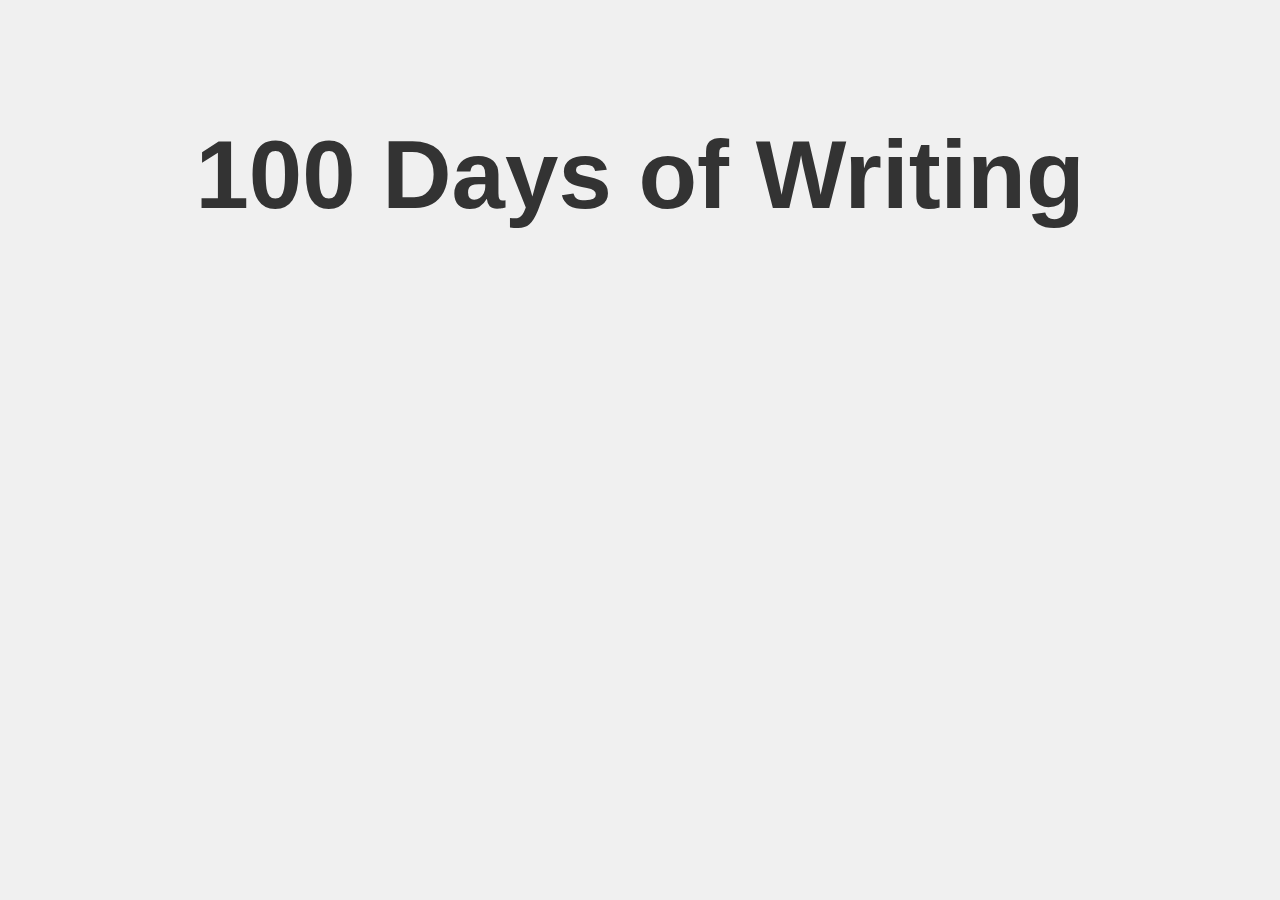
<file: 2-claude/index.html>
<!DOCTYPE html>
<html lang="en">
<head>
    <meta charset="UTF-8">
    <meta name="viewport" content="width=device-width, initial-scale=1.0">
    <title>100 Days of Writing</title>
    <link rel="stylesheet" href="styles.css">
</head>
<body>
    <h1>100 Days of Writing</h1>
    <br>
    <div class="container" id="dayContainer">
        <!-- Days will be populated here by JavaScript -->
    </div>
    <script src="script.js"></script>
</body>
</html>
</file>
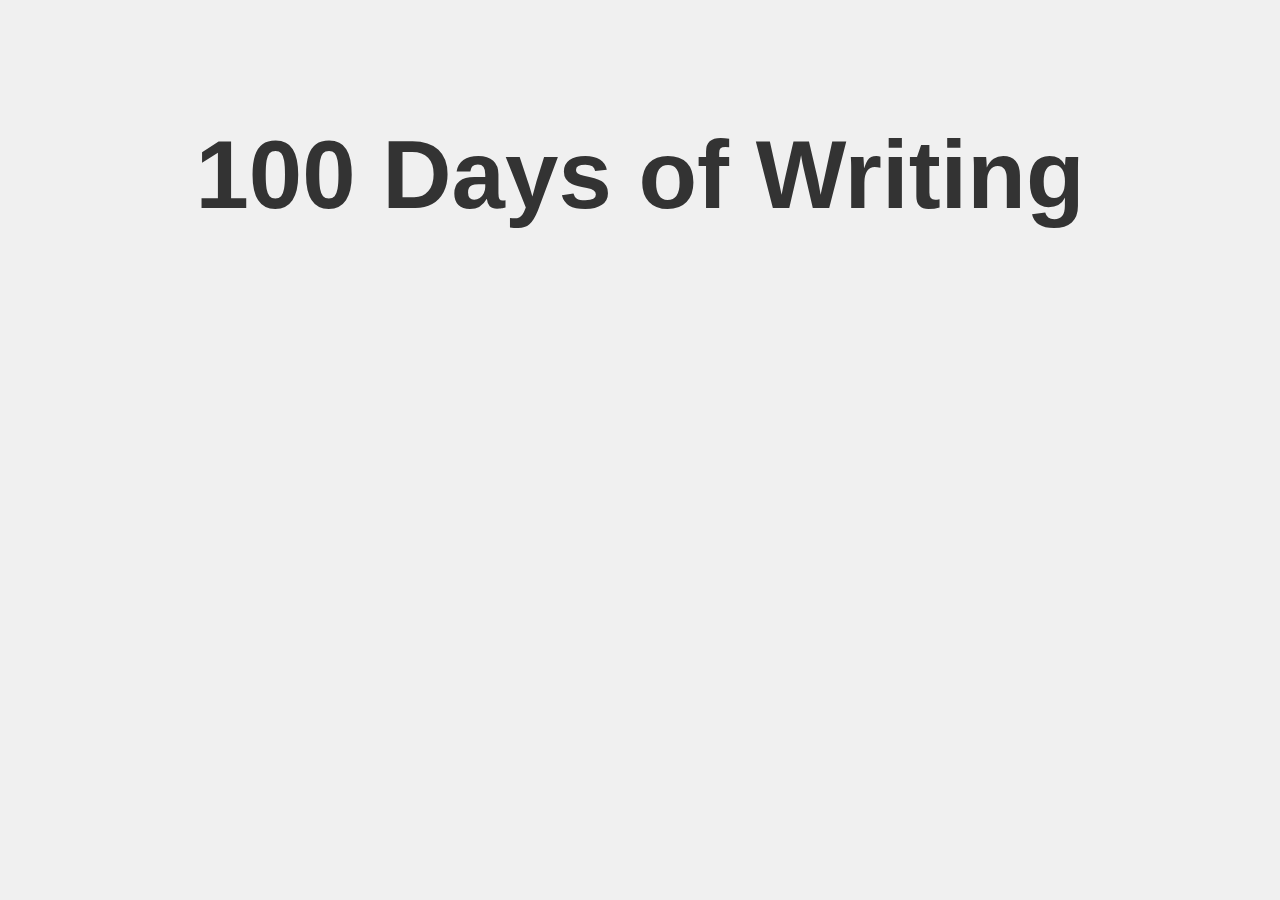
<file: 3-gemini/index.html>
<!DOCTYPE html>
<html lang="en">
<head>
    <meta charset="UTF-8">
    <meta name="viewport" content="width=device-width, initial-scale=1.0">
    <title>100 Days of Writing</title>
    <link rel="stylesheet" href="styles.css">
</head>
<body>
    <h1>100 Days of Writing</h1>
    <div id="dayContainer" class="container"></div>
    <script src="script.js"></script>
</body>
</html>
</file>
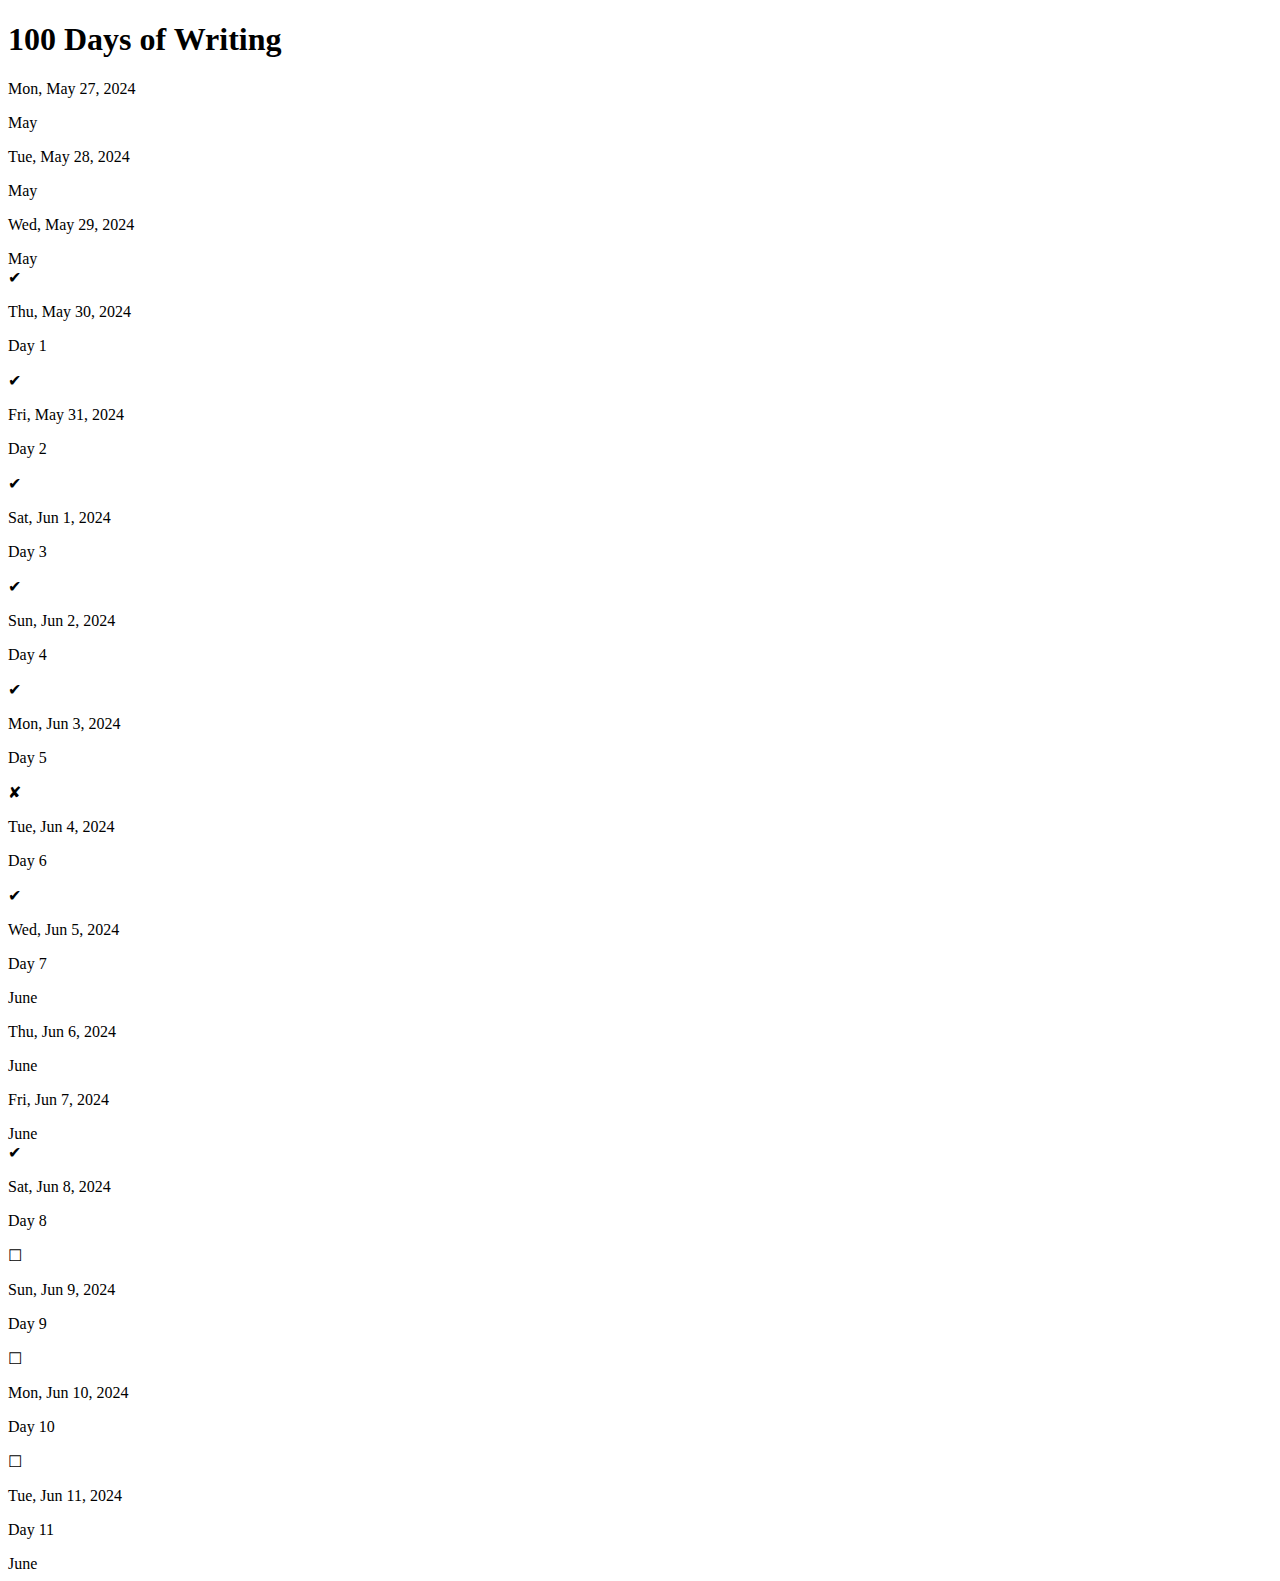
<file: container.html>
<!DOCTYPE html>
<html lang="en">
<head>
    <meta charset="UTF-8">
    <meta name="viewport" content="width=device-width, initial-scale=1.0">
    <title>100 Days of Writing</title>
    <script src="styles.css"></script>
    <script src="script.js"></script>
</head>
<body>
    <div class="container mx-auto px-4 py-8">
        <h1 class="text-3xl font-bold mb-6 text-center">100 Days of Writing</h1>
        <div id="dayContainer"></div>
    </div>
</body>
</html>
</file>
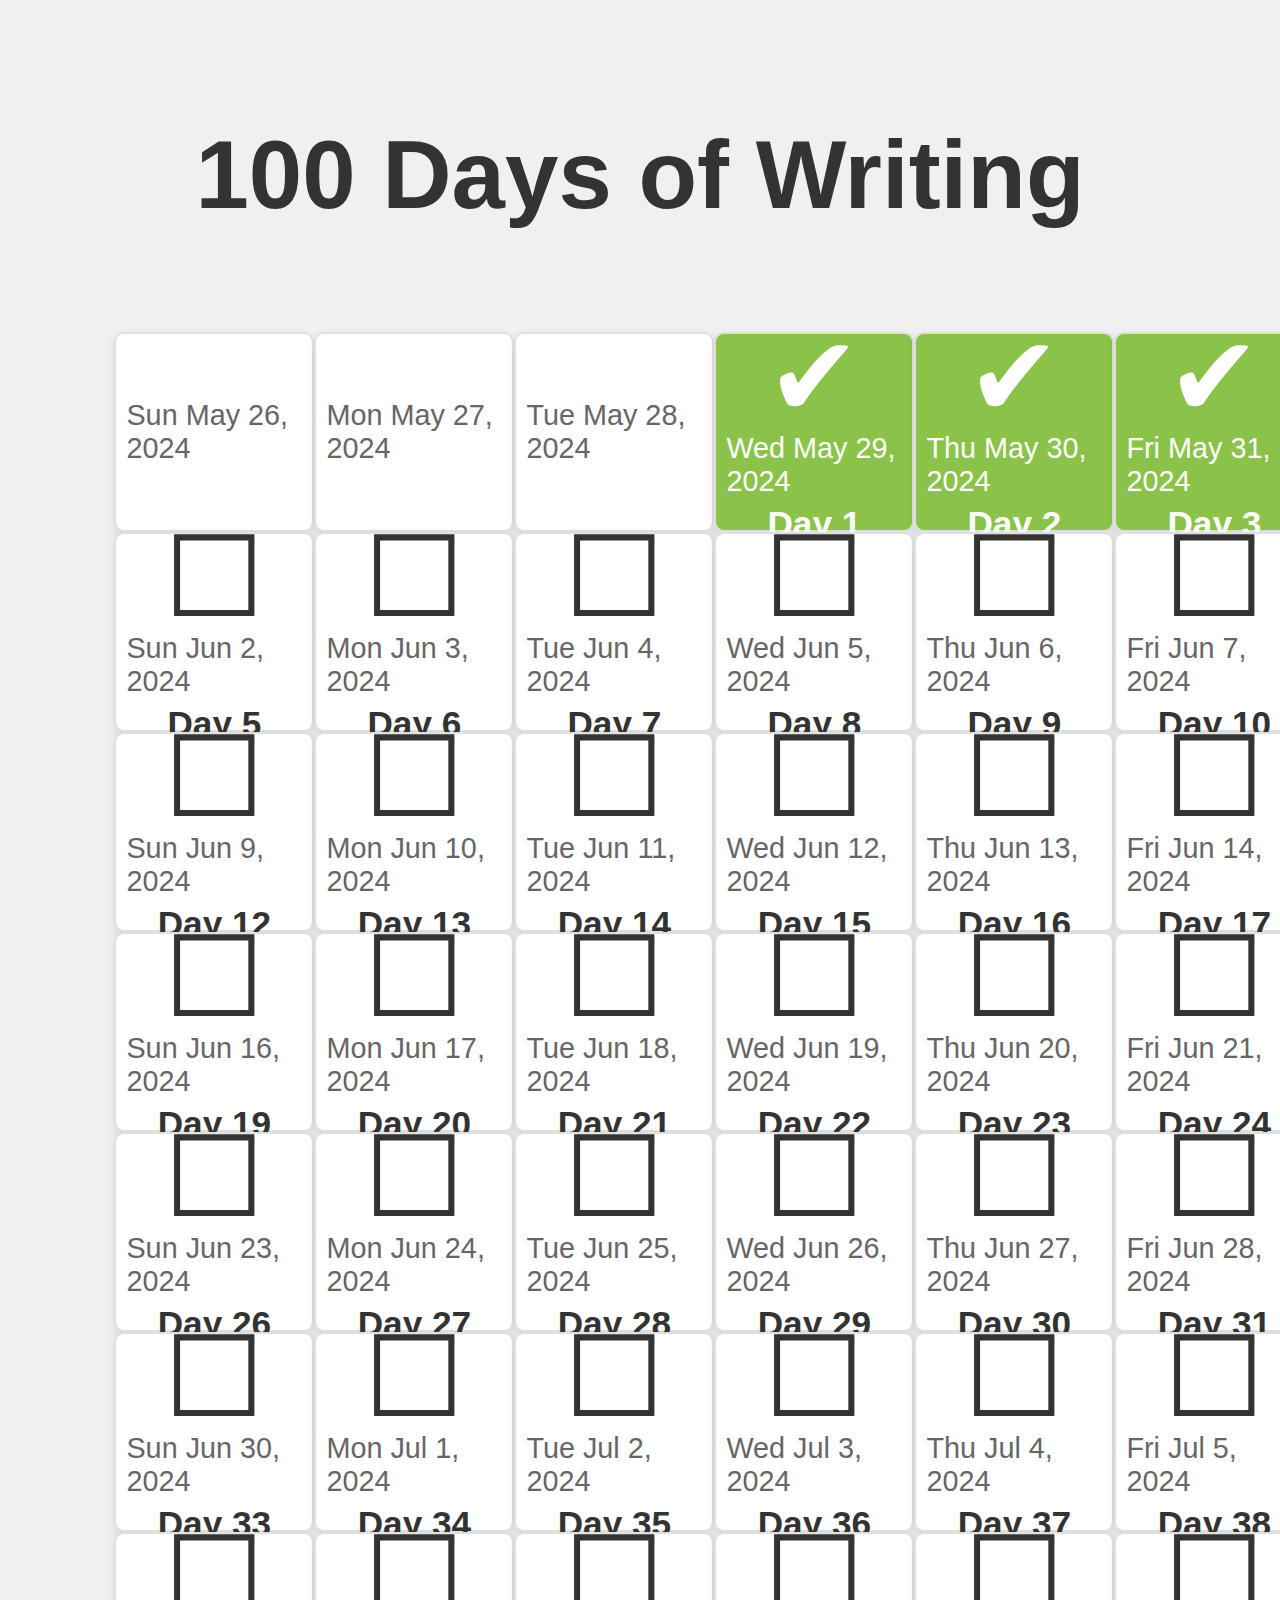
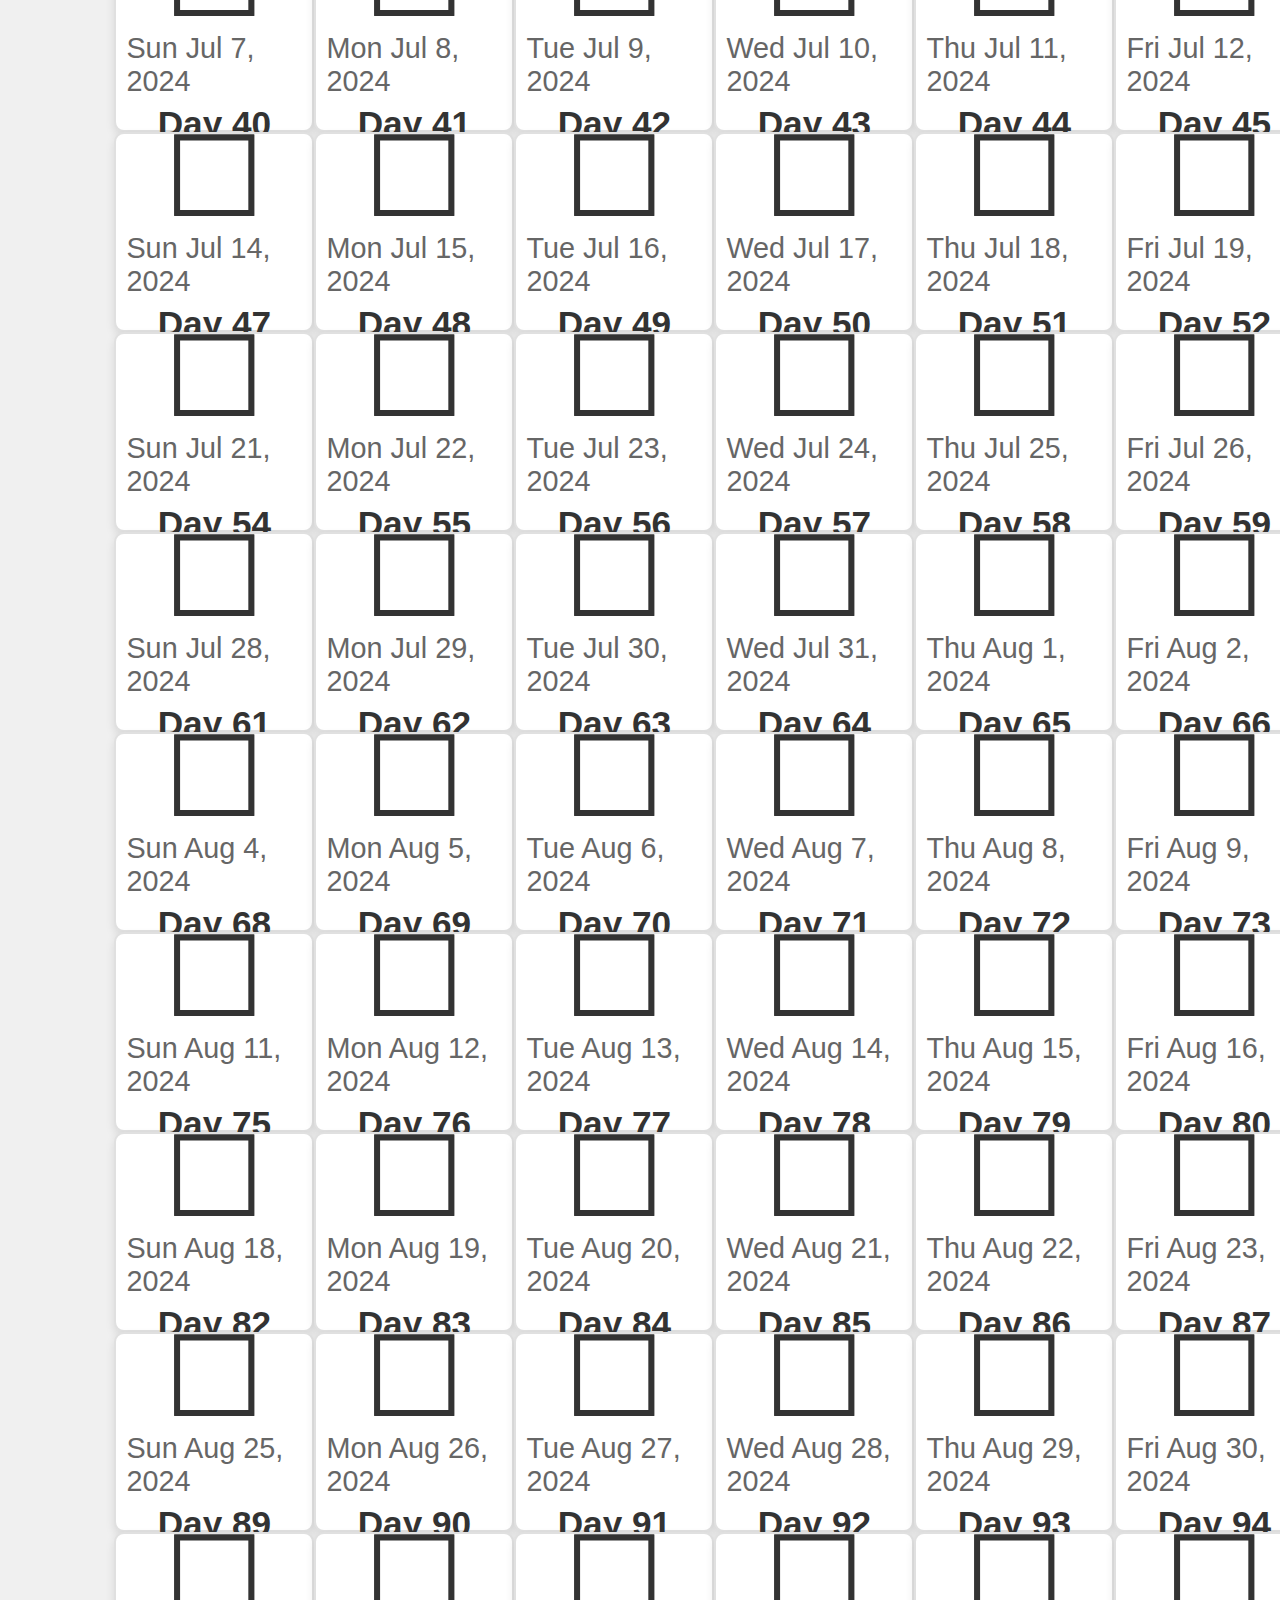
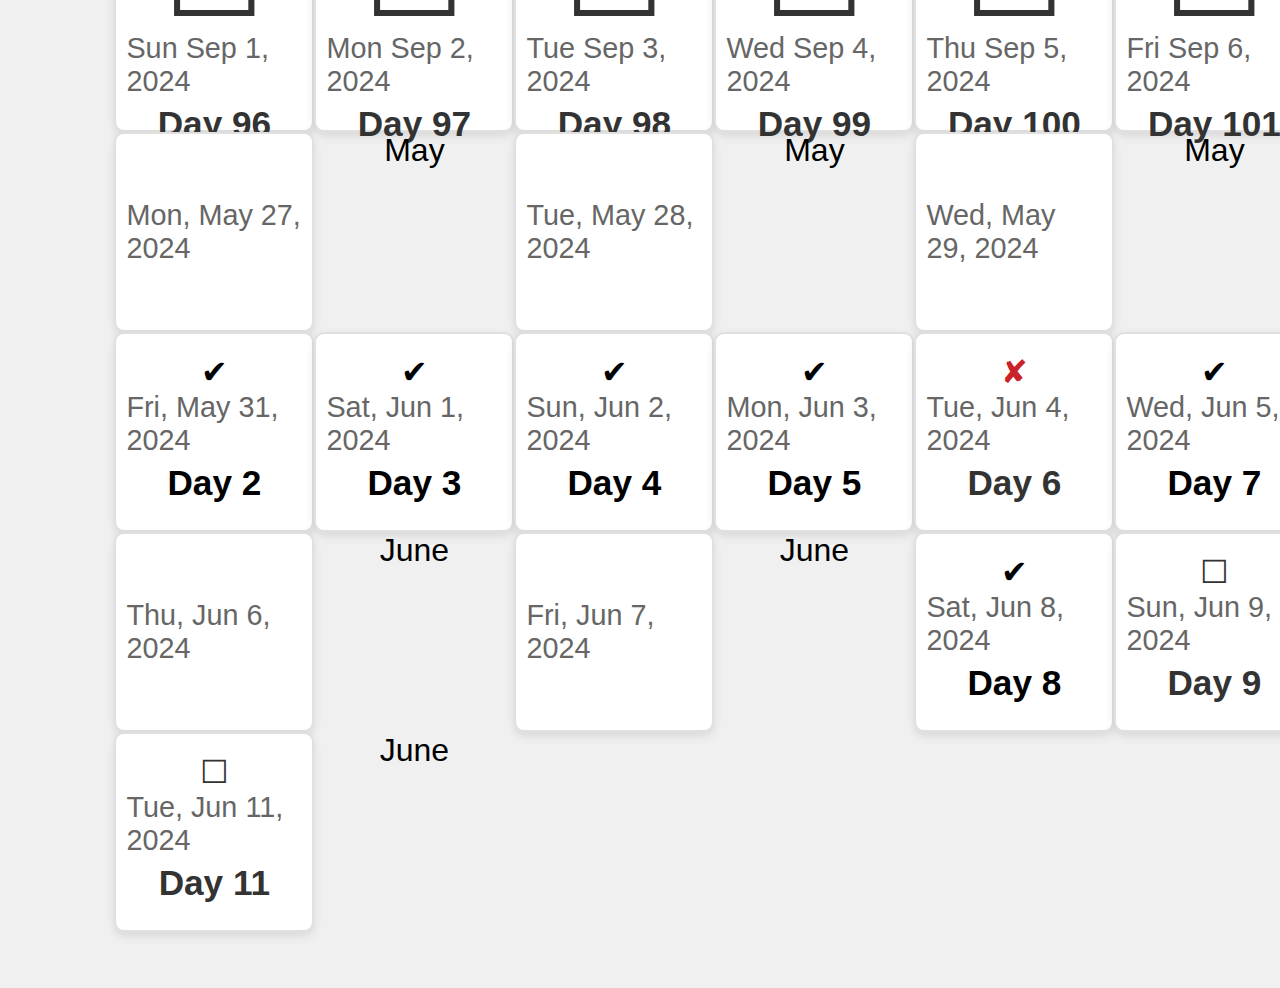
<file: example.html>
<!DOCTYPE html>
<html lang="en">
<head>
    <meta charset="UTF-8">
    <meta name="viewport" content="width=device-width, initial-scale=1.0">
    <title>100 Days of Writing</title>
    <link rel="stylesheet" href="styles.css">
</head>
<body>
    <h1>100 Days of Writing</h1>
    <br>
    <div class="container" id="dayContainer">


        <!-- Days will be populated here by JavaScript -->
    <div class="week-row"><div class="day">
                    <p class="full-date">Sun May 26, 2024</p>
                </div></div><div class="week-row"><div class="day">
                    <p class="full-date">Mon May 27, 2024</p>
                </div><div class="day">
                    <p class="full-date">Tue May 28, 2024</p>
                </div><div class="day completed"><span class="checkmark">✔</span>
                    <p class="full-date">Wed May 29, 2024</p>
                    <p class="day-number">Day 1</p>
                </div><div class="day completed"><span class="checkmark">✔</span>
                    <p class="full-date">Thu May 30, 2024</p>
                    <p class="day-number">Day 2</p>
                </div><div class="day completed"><span class="checkmark">✔</span>
                    <p class="full-date">Fri May 31, 2024</p>
                    <p class="day-number">Day 3</p>
                </div><div class="day completed"><span class="checkmark">✔</span>
                    <p class="full-date">Sat Jun 1, 2024</p>
                    <p class="day-number">Day 4</p>
                </div><div class="day todo"><span class="empty-square">☐</span>
                    <p class="full-date">Sun Jun 2, 2024</p>
                    <p class="day-number">Day 5</p>
                </div></div><div class="week-row"><div class="day todo"><span class="empty-square">☐</span>
                    <p class="full-date">Mon Jun 3, 2024</p>
                    <p class="day-number">Day 6</p>
                </div><div class="day todo"><span class="empty-square">☐</span>
                    <p class="full-date">Tue Jun 4, 2024</p>
                    <p class="day-number">Day 7</p>
                </div><div class="day todo"><span class="empty-square">☐</span>
                    <p class="full-date">Wed Jun 5, 2024</p>
                    <p class="day-number">Day 8</p>
                </div><div class="day todo"><span class="empty-square">☐</span>
                    <p class="full-date">Thu Jun 6, 2024</p>
                    <p class="day-number">Day 9</p>
                </div><div class="day todo"><span class="empty-square">☐</span>
                    <p class="full-date">Fri Jun 7, 2024</p>
                    <p class="day-number">Day 10</p>
                </div><div class="day todo"><span class="empty-square">☐</span>
                    <p class="full-date">Sat Jun 8, 2024</p>
                    <p class="day-number">Day 11</p>
                </div><div class="day todo"><span class="empty-square">☐</span>
                    <p class="full-date">Sun Jun 9, 2024</p>
                    <p class="day-number">Day 12</p>
                </div></div><div class="week-row"><div class="day todo"><span class="empty-square">☐</span>
                    <p class="full-date">Mon Jun 10, 2024</p>
                    <p class="day-number">Day 13</p>
                </div><div class="day todo"><span class="empty-square">☐</span>
                    <p class="full-date">Tue Jun 11, 2024</p>
                    <p class="day-number">Day 14</p>
                </div><div class="day todo"><span class="empty-square">☐</span>
                    <p class="full-date">Wed Jun 12, 2024</p>
                    <p class="day-number">Day 15</p>
                </div><div class="day todo"><span class="empty-square">☐</span>
                    <p class="full-date">Thu Jun 13, 2024</p>
                    <p class="day-number">Day 16</p>
                </div><div class="day todo"><span class="empty-square">☐</span>
                    <p class="full-date">Fri Jun 14, 2024</p>
                    <p class="day-number">Day 17</p>
                </div><div class="day todo"><span class="empty-square">☐</span>
                    <p class="full-date">Sat Jun 15, 2024</p>
                    <p class="day-number">Day 18</p>
                </div><div class="day todo"><span class="empty-square">☐</span>
                    <p class="full-date">Sun Jun 16, 2024</p>
                    <p class="day-number">Day 19</p>
                </div></div><div class="week-row"><div class="day todo"><span class="empty-square">☐</span>
                    <p class="full-date">Mon Jun 17, 2024</p>
                    <p class="day-number">Day 20</p>
                </div><div class="day todo"><span class="empty-square">☐</span>
                    <p class="full-date">Tue Jun 18, 2024</p>
                    <p class="day-number">Day 21</p>
                </div><div class="day todo"><span class="empty-square">☐</span>
                    <p class="full-date">Wed Jun 19, 2024</p>
                    <p class="day-number">Day 22</p>
                </div><div class="day todo"><span class="empty-square">☐</span>
                    <p class="full-date">Thu Jun 20, 2024</p>
                    <p class="day-number">Day 23</p>
                </div><div class="day todo"><span class="empty-square">☐</span>
                    <p class="full-date">Fri Jun 21, 2024</p>
                    <p class="day-number">Day 24</p>
                </div><div class="day todo"><span class="empty-square">☐</span>
                    <p class="full-date">Sat Jun 22, 2024</p>
                    <p class="day-number">Day 25</p>
                </div><div class="day todo"><span class="empty-square">☐</span>
                    <p class="full-date">Sun Jun 23, 2024</p>
                    <p class="day-number">Day 26</p>
                </div></div><div class="week-row"><div class="day todo"><span class="empty-square">☐</span>
                    <p class="full-date">Mon Jun 24, 2024</p>
                    <p class="day-number">Day 27</p>
                </div><div class="day todo"><span class="empty-square">☐</span>
                    <p class="full-date">Tue Jun 25, 2024</p>
                    <p class="day-number">Day 28</p>
                </div><div class="day todo"><span class="empty-square">☐</span>
                    <p class="full-date">Wed Jun 26, 2024</p>
                    <p class="day-number">Day 29</p>
                </div><div class="day todo"><span class="empty-square">☐</span>
                    <p class="full-date">Thu Jun 27, 2024</p>
                    <p class="day-number">Day 30</p>
                </div><div class="day todo"><span class="empty-square">☐</span>
                    <p class="full-date">Fri Jun 28, 2024</p>
                    <p class="day-number">Day 31</p>
                </div><div class="day todo"><span class="empty-square">☐</span>
                    <p class="full-date">Sat Jun 29, 2024</p>
                    <p class="day-number">Day 32</p>
                </div><div class="day todo"><span class="empty-square">☐</span>
                    <p class="full-date">Sun Jun 30, 2024</p>
                    <p class="day-number">Day 33</p>
                </div></div><div class="week-row"><div class="day todo"><span class="empty-square">☐</span>
                    <p class="full-date">Mon Jul 1, 2024</p>
                    <p class="day-number">Day 34</p>
                </div><div class="day todo"><span class="empty-square">☐</span>
                    <p class="full-date">Tue Jul 2, 2024</p>
                    <p class="day-number">Day 35</p>
                </div><div class="day todo"><span class="empty-square">☐</span>
                    <p class="full-date">Wed Jul 3, 2024</p>
                    <p class="day-number">Day 36</p>
                </div><div class="day todo"><span class="empty-square">☐</span>
                    <p class="full-date">Thu Jul 4, 2024</p>
                    <p class="day-number">Day 37</p>
                </div><div class="day todo"><span class="empty-square">☐</span>
                    <p class="full-date">Fri Jul 5, 2024</p>
                    <p class="day-number">Day 38</p>
                </div><div class="day todo"><span class="empty-square">☐</span>
                    <p class="full-date">Sat Jul 6, 2024</p>
                    <p class="day-number">Day 39</p>
                </div><div class="day todo"><span class="empty-square">☐</span>
                    <p class="full-date">Sun Jul 7, 2024</p>
                    <p class="day-number">Day 40</p>
                </div></div><div class="week-row"><div class="day todo"><span class="empty-square">☐</span>
                    <p class="full-date">Mon Jul 8, 2024</p>
                    <p class="day-number">Day 41</p>
                </div><div class="day todo"><span class="empty-square">☐</span>
                    <p class="full-date">Tue Jul 9, 2024</p>
                    <p class="day-number">Day 42</p>
                </div><div class="day todo"><span class="empty-square">☐</span>
                    <p class="full-date">Wed Jul 10, 2024</p>
                    <p class="day-number">Day 43</p>
                </div><div class="day todo"><span class="empty-square">☐</span>
                    <p class="full-date">Thu Jul 11, 2024</p>
                    <p class="day-number">Day 44</p>
                </div><div class="day todo"><span class="empty-square">☐</span>
                    <p class="full-date">Fri Jul 12, 2024</p>
                    <p class="day-number">Day 45</p>
                </div><div class="day todo"><span class="empty-square">☐</span>
                    <p class="full-date">Sat Jul 13, 2024</p>
                    <p class="day-number">Day 46</p>
                </div><div class="day todo"><span class="empty-square">☐</span>
                    <p class="full-date">Sun Jul 14, 2024</p>
                    <p class="day-number">Day 47</p>
                </div></div><div class="week-row"><div class="day todo"><span class="empty-square">☐</span>
                    <p class="full-date">Mon Jul 15, 2024</p>
                    <p class="day-number">Day 48</p>
                </div><div class="day todo"><span class="empty-square">☐</span>
                    <p class="full-date">Tue Jul 16, 2024</p>
                    <p class="day-number">Day 49</p>
                </div><div class="day todo"><span class="empty-square">☐</span>
                    <p class="full-date">Wed Jul 17, 2024</p>
                    <p class="day-number">Day 50</p>
                </div><div class="day todo"><span class="empty-square">☐</span>
                    <p class="full-date">Thu Jul 18, 2024</p>
                    <p class="day-number">Day 51</p>
                </div><div class="day todo"><span class="empty-square">☐</span>
                    <p class="full-date">Fri Jul 19, 2024</p>
                    <p class="day-number">Day 52</p>
                </div><div class="day todo"><span class="empty-square">☐</span>
                    <p class="full-date">Sat Jul 20, 2024</p>
                    <p class="day-number">Day 53</p>
                </div><div class="day todo"><span class="empty-square">☐</span>
                    <p class="full-date">Sun Jul 21, 2024</p>
                    <p class="day-number">Day 54</p>
                </div></div><div class="week-row"><div class="day todo"><span class="empty-square">☐</span>
                    <p class="full-date">Mon Jul 22, 2024</p>
                    <p class="day-number">Day 55</p>
                </div><div class="day todo"><span class="empty-square">☐</span>
                    <p class="full-date">Tue Jul 23, 2024</p>
                    <p class="day-number">Day 56</p>
                </div><div class="day todo"><span class="empty-square">☐</span>
                    <p class="full-date">Wed Jul 24, 2024</p>
                    <p class="day-number">Day 57</p>
                </div><div class="day todo"><span class="empty-square">☐</span>
                    <p class="full-date">Thu Jul 25, 2024</p>
                    <p class="day-number">Day 58</p>
                </div><div class="day todo"><span class="empty-square">☐</span>
                    <p class="full-date">Fri Jul 26, 2024</p>
                    <p class="day-number">Day 59</p>
                </div><div class="day todo"><span class="empty-square">☐</span>
                    <p class="full-date">Sat Jul 27, 2024</p>
                    <p class="day-number">Day 60</p>
                </div><div class="day todo"><span class="empty-square">☐</span>
                    <p class="full-date">Sun Jul 28, 2024</p>
                    <p class="day-number">Day 61</p>
                </div></div><div class="week-row"><div class="day todo"><span class="empty-square">☐</span>
                    <p class="full-date">Mon Jul 29, 2024</p>
                    <p class="day-number">Day 62</p>
                </div><div class="day todo"><span class="empty-square">☐</span>
                    <p class="full-date">Tue Jul 30, 2024</p>
                    <p class="day-number">Day 63</p>
                </div><div class="day todo"><span class="empty-square">☐</span>
                    <p class="full-date">Wed Jul 31, 2024</p>
                    <p class="day-number">Day 64</p>
                </div><div class="day todo"><span class="empty-square">☐</span>
                    <p class="full-date">Thu Aug 1, 2024</p>
                    <p class="day-number">Day 65</p>
                </div><div class="day todo"><span class="empty-square">☐</span>
                    <p class="full-date">Fri Aug 2, 2024</p>
                    <p class="day-number">Day 66</p>
                </div><div class="day todo"><span class="empty-square">☐</span>
                    <p class="full-date">Sat Aug 3, 2024</p>
                    <p class="day-number">Day 67</p>
                </div><div class="day todo"><span class="empty-square">☐</span>
                    <p class="full-date">Sun Aug 4, 2024</p>
                    <p class="day-number">Day 68</p>
                </div></div><div class="week-row"><div class="day todo"><span class="empty-square">☐</span>
                    <p class="full-date">Mon Aug 5, 2024</p>
                    <p class="day-number">Day 69</p>
                </div><div class="day todo"><span class="empty-square">☐</span>
                    <p class="full-date">Tue Aug 6, 2024</p>
                    <p class="day-number">Day 70</p>
                </div><div class="day todo"><span class="empty-square">☐</span>
                    <p class="full-date">Wed Aug 7, 2024</p>
                    <p class="day-number">Day 71</p>
                </div><div class="day todo"><span class="empty-square">☐</span>
                    <p class="full-date">Thu Aug 8, 2024</p>
                    <p class="day-number">Day 72</p>
                </div><div class="day todo"><span class="empty-square">☐</span>
                    <p class="full-date">Fri Aug 9, 2024</p>
                    <p class="day-number">Day 73</p>
                </div><div class="day todo"><span class="empty-square">☐</span>
                    <p class="full-date">Sat Aug 10, 2024</p>
                    <p class="day-number">Day 74</p>
                </div><div class="day todo"><span class="empty-square">☐</span>
                    <p class="full-date">Sun Aug 11, 2024</p>
                    <p class="day-number">Day 75</p>
                </div></div><div class="week-row"><div class="day todo"><span class="empty-square">☐</span>
                    <p class="full-date">Mon Aug 12, 2024</p>
                    <p class="day-number">Day 76</p>
                </div><div class="day todo"><span class="empty-square">☐</span>
                    <p class="full-date">Tue Aug 13, 2024</p>
                    <p class="day-number">Day 77</p>
                </div><div class="day todo"><span class="empty-square">☐</span>
                    <p class="full-date">Wed Aug 14, 2024</p>
                    <p class="day-number">Day 78</p>
                </div><div class="day todo"><span class="empty-square">☐</span>
                    <p class="full-date">Thu Aug 15, 2024</p>
                    <p class="day-number">Day 79</p>
                </div><div class="day todo"><span class="empty-square">☐</span>
                    <p class="full-date">Fri Aug 16, 2024</p>
                    <p class="day-number">Day 80</p>
                </div><div class="day todo"><span class="empty-square">☐</span>
                    <p class="full-date">Sat Aug 17, 2024</p>
                    <p class="day-number">Day 81</p>
                </div><div class="day todo"><span class="empty-square">☐</span>
                    <p class="full-date">Sun Aug 18, 2024</p>
                    <p class="day-number">Day 82</p>
                </div></div><div class="week-row"><div class="day todo"><span class="empty-square">☐</span>
                    <p class="full-date">Mon Aug 19, 2024</p>
                    <p class="day-number">Day 83</p>
                </div><div class="day todo"><span class="empty-square">☐</span>
                    <p class="full-date">Tue Aug 20, 2024</p>
                    <p class="day-number">Day 84</p>
                </div><div class="day todo"><span class="empty-square">☐</span>
                    <p class="full-date">Wed Aug 21, 2024</p>
                    <p class="day-number">Day 85</p>
                </div><div class="day todo"><span class="empty-square">☐</span>
                    <p class="full-date">Thu Aug 22, 2024</p>
                    <p class="day-number">Day 86</p>
                </div><div class="day todo"><span class="empty-square">☐</span>
                    <p class="full-date">Fri Aug 23, 2024</p>
                    <p class="day-number">Day 87</p>
                </div><div class="day todo"><span class="empty-square">☐</span>
                    <p class="full-date">Sat Aug 24, 2024</p>
                    <p class="day-number">Day 88</p>
                </div><div class="day todo"><span class="empty-square">☐</span>
                    <p class="full-date">Sun Aug 25, 2024</p>
                    <p class="day-number">Day 89</p>
                </div></div><div class="week-row"><div class="day todo"><span class="empty-square">☐</span>
                    <p class="full-date">Mon Aug 26, 2024</p>
                    <p class="day-number">Day 90</p>
                </div><div class="day todo"><span class="empty-square">☐</span>
                    <p class="full-date">Tue Aug 27, 2024</p>
                    <p class="day-number">Day 91</p>
                </div><div class="day todo"><span class="empty-square">☐</span>
                    <p class="full-date">Wed Aug 28, 2024</p>
                    <p class="day-number">Day 92</p>
                </div><div class="day todo"><span class="empty-square">☐</span>
                    <p class="full-date">Thu Aug 29, 2024</p>
                    <p class="day-number">Day 93</p>
                </div><div class="day todo"><span class="empty-square">☐</span>
                    <p class="full-date">Fri Aug 30, 2024</p>
                    <p class="day-number">Day 94</p>
                </div><div class="day todo"><span class="empty-square">☐</span>
                    <p class="full-date">Sat Aug 31, 2024</p>
                    <p class="day-number">Day 95</p>
                </div><div class="day todo"><span class="empty-square">☐</span>
                    <p class="full-date">Sun Sep 1, 2024</p>
                    <p class="day-number">Day 96</p>
                </div></div><div class="week-row"><div class="day todo"><span class="empty-square">☐</span>
                    <p class="full-date">Mon Sep 2, 2024</p>
                    <p class="day-number">Day 97</p>
                </div><div class="day todo"><span class="empty-square">☐</span>
                    <p class="full-date">Tue Sep 3, 2024</p>
                    <p class="day-number">Day 98</p>
                </div><div class="day todo"><span class="empty-square">☐</span>
                    <p class="full-date">Wed Sep 4, 2024</p>
                    <p class="day-number">Day 99</p>
                </div><div class="day todo"><span class="empty-square">☐</span>
                    <p class="full-date">Thu Sep 5, 2024</p>
                    <p class="day-number">Day 100</p>
                </div><div class="day todo"><span class="empty-square">☐</span>
                    <p class="full-date">Fri Sep 6, 2024</p>
                    <p class="day-number">Day 101</p>
                </div><div class="day todo"><span class="empty-square">☐</span>
                    <p class="full-date">Sat Sep 7, 2024</p>
                    <p class="day-number">Day 102</p>
                </div></div>
    </div>
    <script src="script.js"></script>
</body>
</html>
</file>
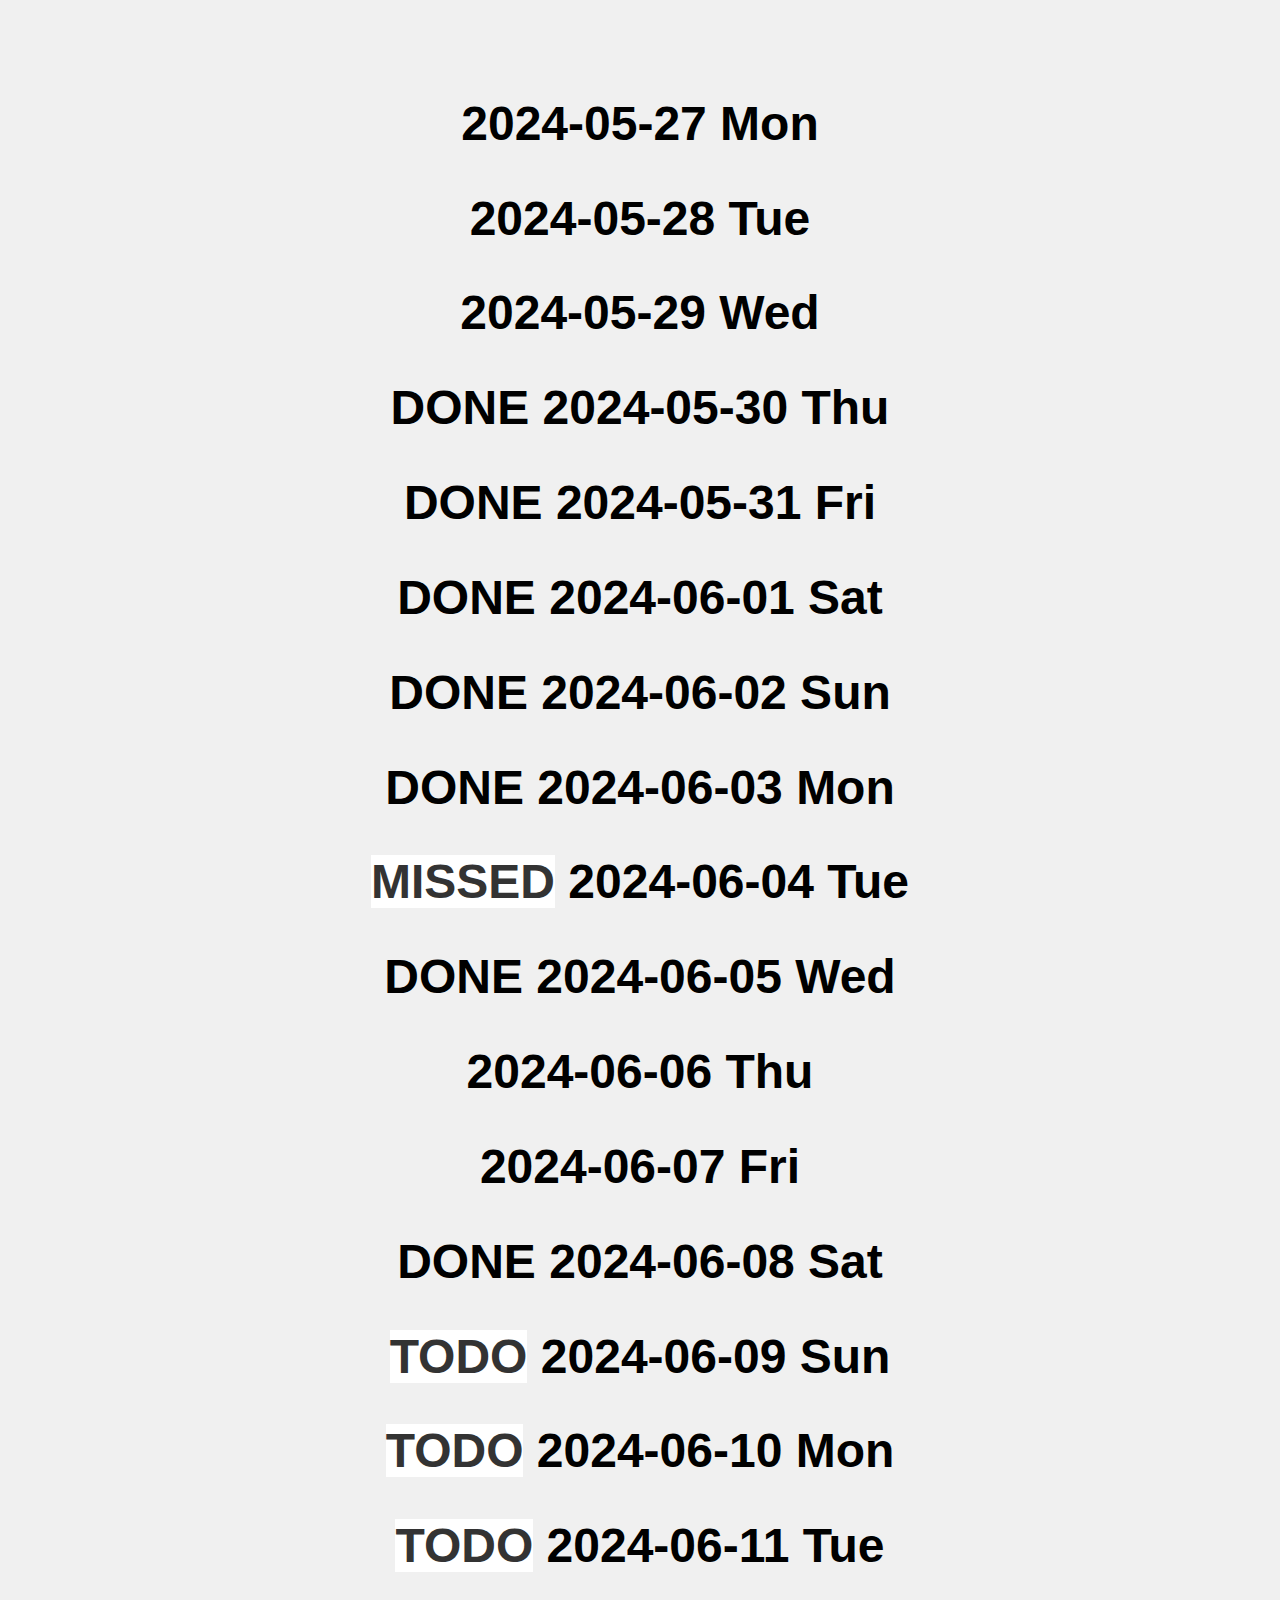
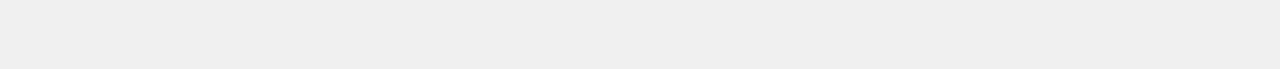
<file: progress.html>
<!DOCTYPE html>
<html lang="en">
<head>
<meta charset="utf-8" />
<meta name="viewport" content="width=device-width, initial-scale=1" />
<title>&lrm;</title>
<meta name="author" content="Jay Dixit" />
<meta name="generator" content="Org Mode" />
<link rel="stylesheet" type="text/css" href="styles.css" />
<script src="script.js"></script>
</head>
<body>
<div id="content" class="content">

<div id="outline-container-org39fa6e4" class="outline-2">
<h2 id="org39fa6e4"><span class="timestamp-wrapper"><span class="timestamp">2024-05-27 Mon</span></span></h2>
</div>
<div id="outline-container-orgf97fe7b" class="outline-2">
<h2 id="orgf97fe7b"><span class="timestamp-wrapper"><span class="timestamp">2024-05-28 Tue</span></span></h2>
</div>
<div id="outline-container-org716b4e3" class="outline-2">
<h2 id="org716b4e3"><span class="timestamp-wrapper"><span class="timestamp">2024-05-29 Wed</span></span></h2>
</div>
<div id="outline-container-org67cb0f2" class="outline-2">
<h2 id="org67cb0f2"><span class="done DONE">DONE</span> <span class="timestamp-wrapper"><span class="timestamp">2024-05-30 Thu</span></span></h2>
</div>
<div id="outline-container-orge1158c7" class="outline-2">
<h2 id="orge1158c7"><span class="done DONE">DONE</span> <span class="timestamp-wrapper"><span class="timestamp">2024-05-31 Fri</span></span></h2>
</div>
<div id="outline-container-org9187dbb" class="outline-2">
<h2 id="org9187dbb"><span class="done DONE">DONE</span> <span class="timestamp-wrapper"><span class="timestamp">2024-06-01 Sat</span></span></h2>
</div>
<div id="outline-container-org6633e4f" class="outline-2">
<h2 id="org6633e4f"><span class="done DONE">DONE</span> <span class="timestamp-wrapper"><span class="timestamp">2024-06-02 Sun</span></span></h2>
</div>
<div id="outline-container-org6e02fe0" class="outline-2">
<h2 id="org6e02fe0"><span class="done DONE">DONE</span> <span class="timestamp-wrapper"><span class="timestamp">2024-06-03 Mon</span></span></h2>
</div>
<div id="outline-container-orgbf01496" class="outline-2">
<h2 id="orgbf01496"><span class="todo MISSED">MISSED</span> <span class="timestamp-wrapper"><span class="timestamp">2024-06-04 Tue</span></span></h2>
</div>
<div id="outline-container-org13e7c13" class="outline-2">
<h2 id="org13e7c13"><span class="done DONE">DONE</span> <span class="timestamp-wrapper"><span class="timestamp">2024-06-05 Wed</span></span></h2>
</div>
<div id="outline-container-org6da1b96" class="outline-2">
<h2 id="org6da1b96"><span class="timestamp-wrapper"><span class="timestamp">2024-06-06 Thu</span></span></h2>
</div>
<div id="outline-container-org12593f7" class="outline-2">
<h2 id="org12593f7"><span class="timestamp-wrapper"><span class="timestamp">2024-06-07 Fri</span></span></h2>
</div>
<div id="outline-container-org5c894d2" class="outline-2">
<h2 id="org5c894d2"><span class="done DONE">DONE</span> <span class="timestamp-wrapper"><span class="timestamp">2024-06-08 Sat</span></span></h2>
</div>
<div id="outline-container-org1e3396f" class="outline-2">
<h2 id="org1e3396f"><span class="todo TODO">TODO</span> <span class="timestamp-wrapper"><span class="timestamp">2024-06-09 Sun</span></span></h2>
</div>
<div id="outline-container-org3ea9f87" class="outline-2">
<h2 id="org3ea9f87"><span class="todo TODO">TODO</span> <span class="timestamp-wrapper"><span class="timestamp">2024-06-10 Mon</span></span></h2>
</div>
<div id="outline-container-org68b2f24" class="outline-2">
<h2 id="org68b2f24"><span class="todo TODO">TODO</span> <span class="timestamp-wrapper"><span class="timestamp">2024-06-11 Tue</span></span></h2>
</div>
</div>
</body>
</html>
</file>
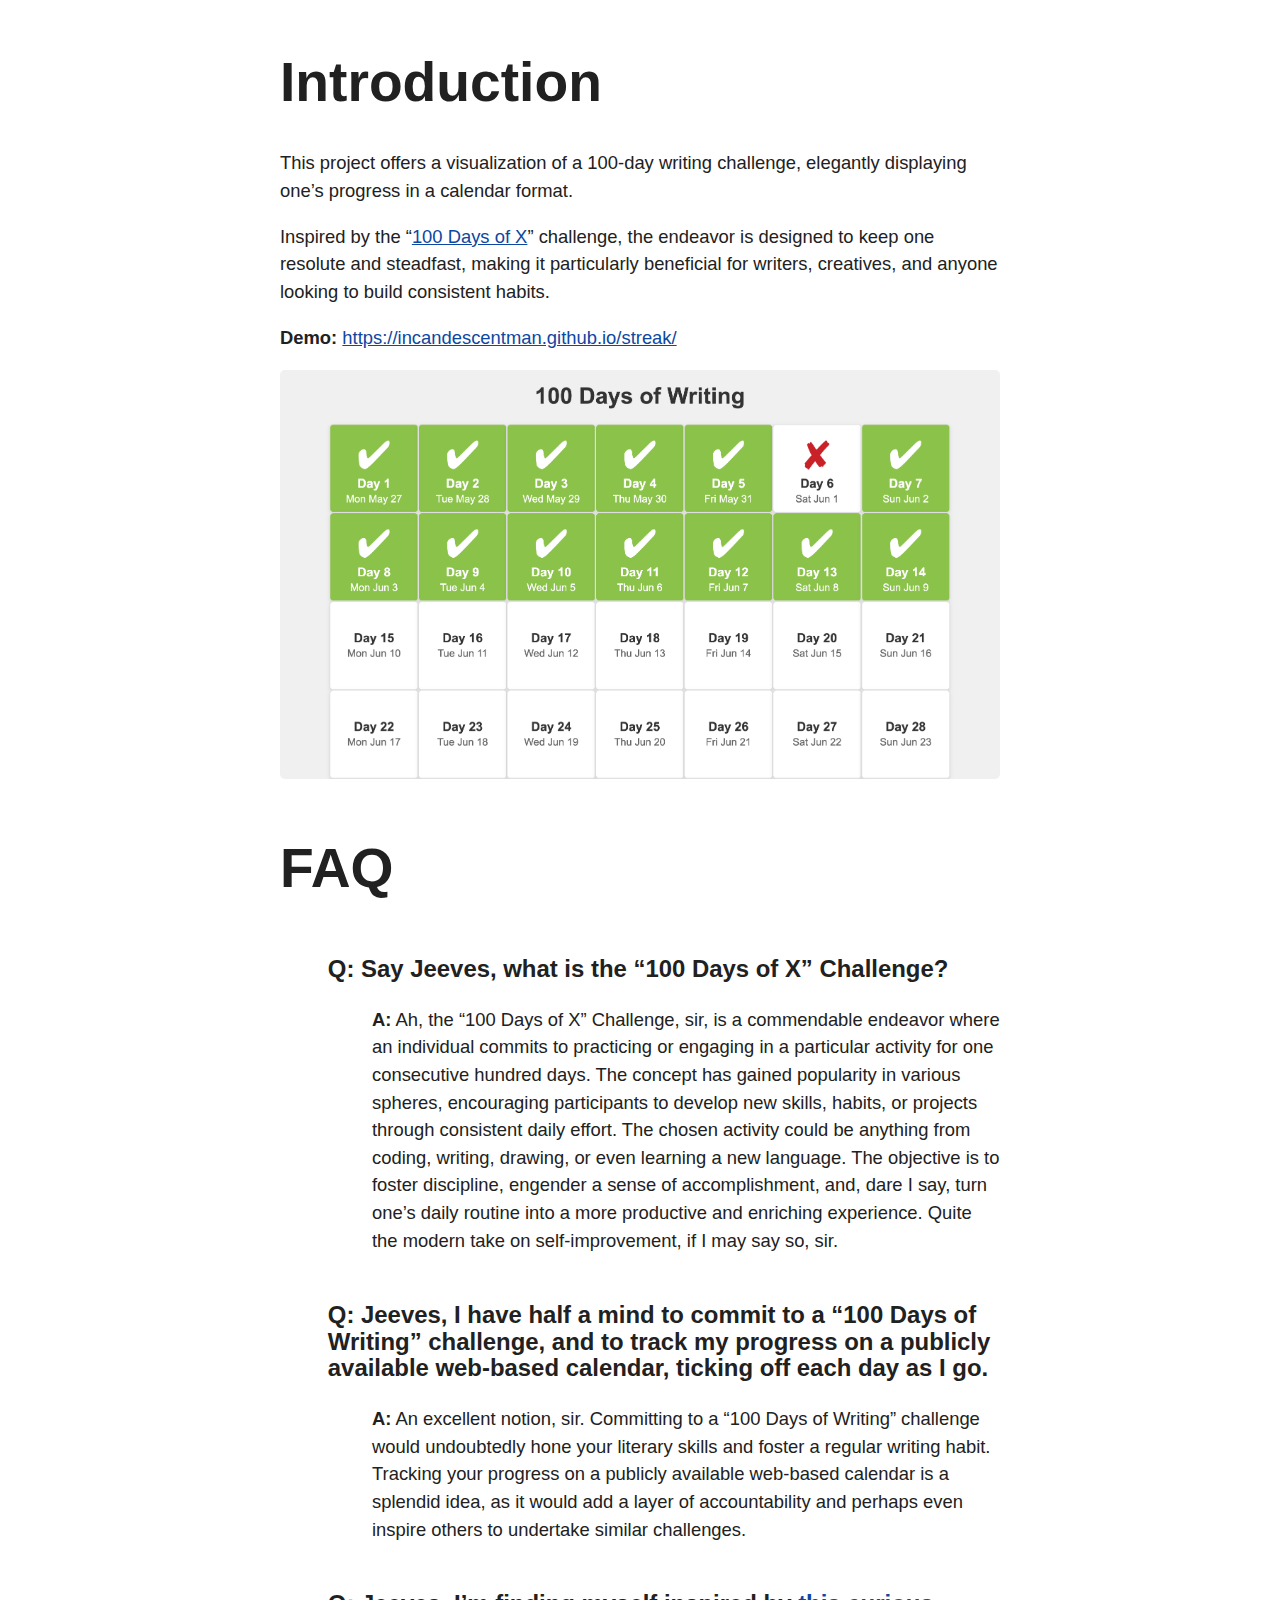
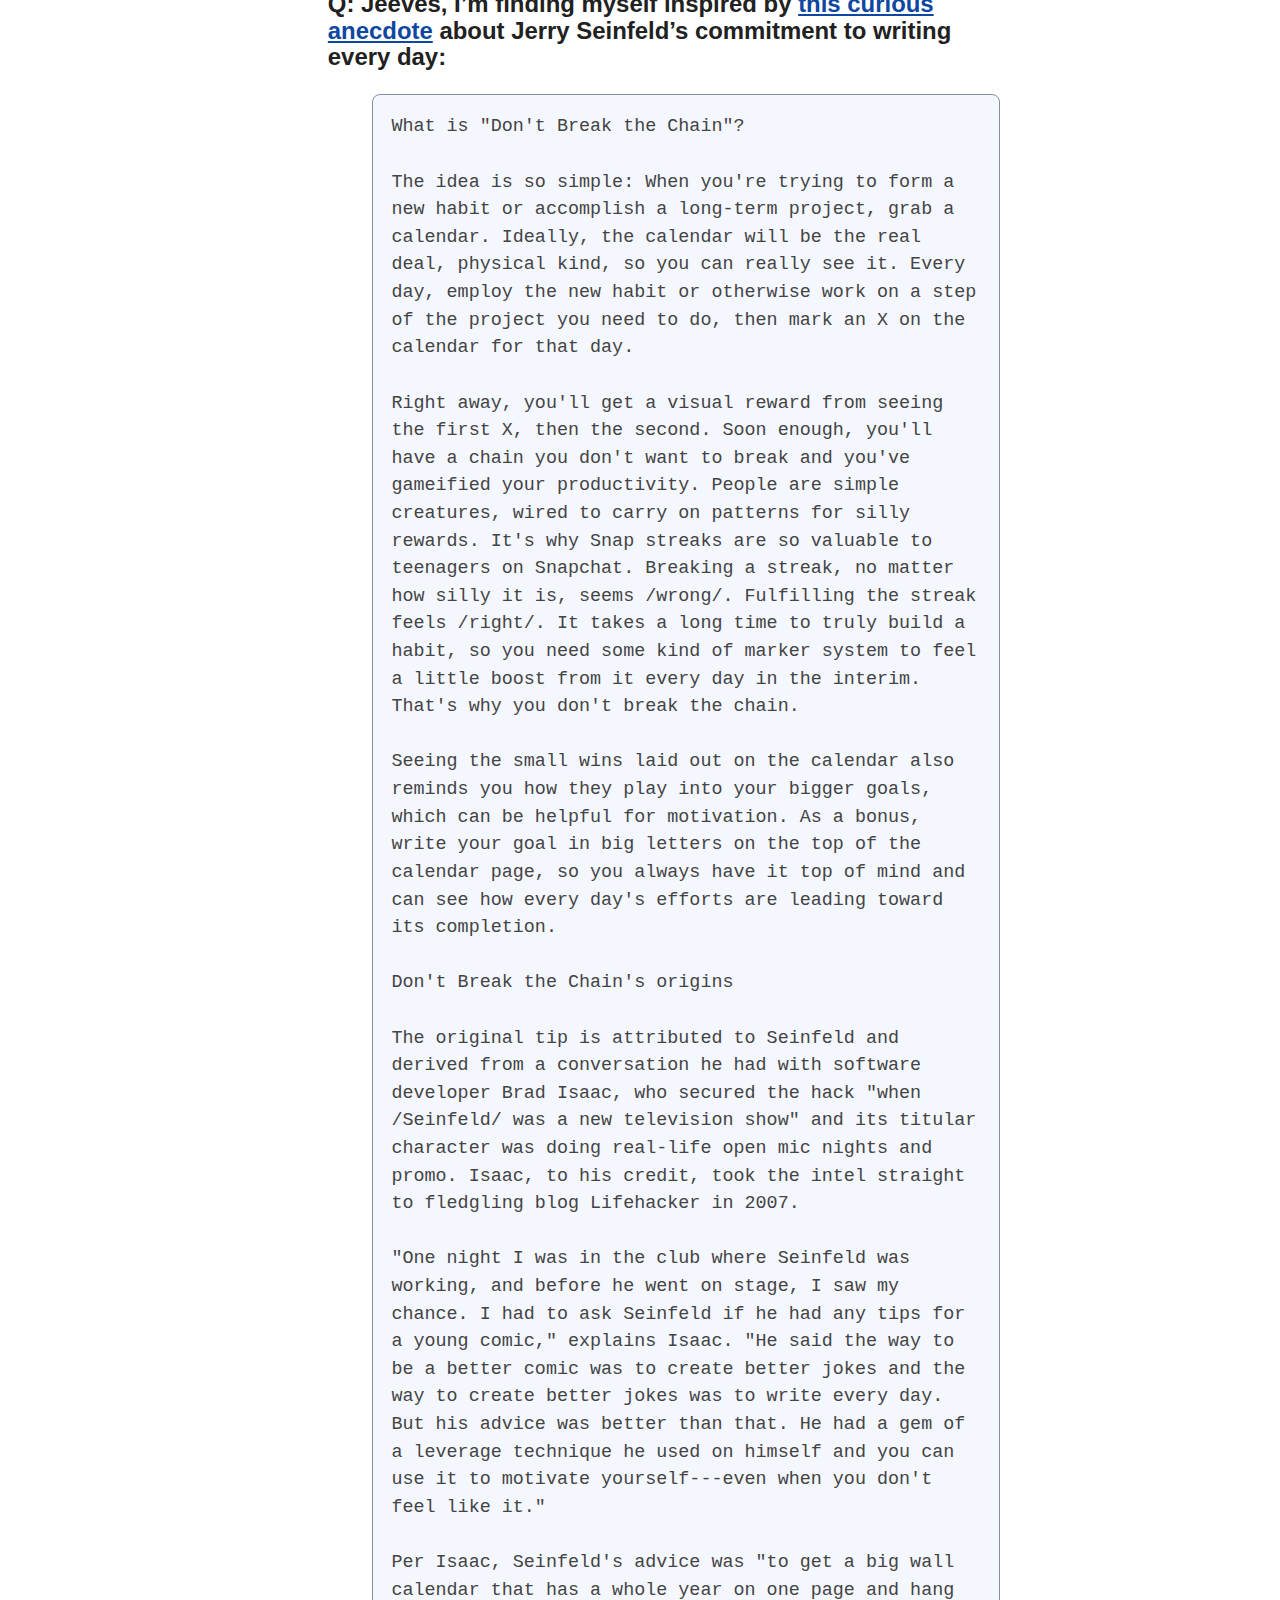
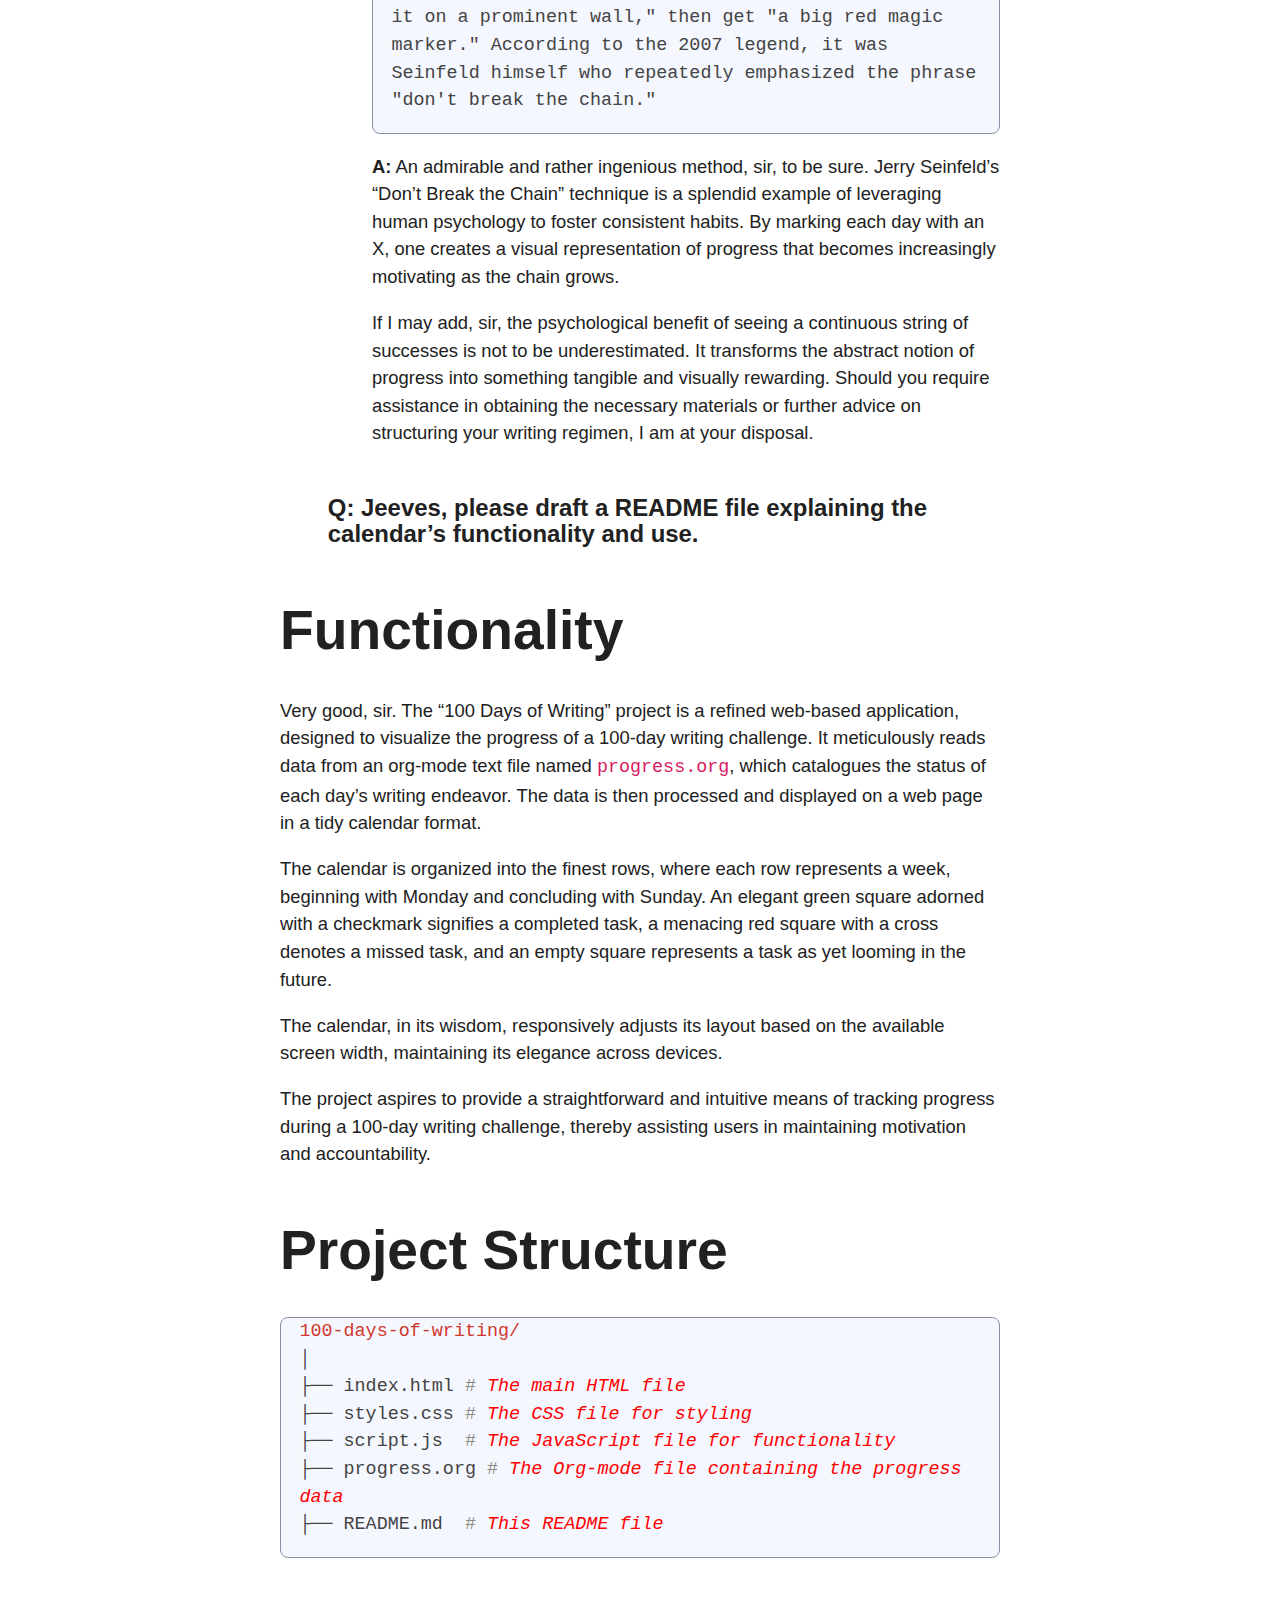
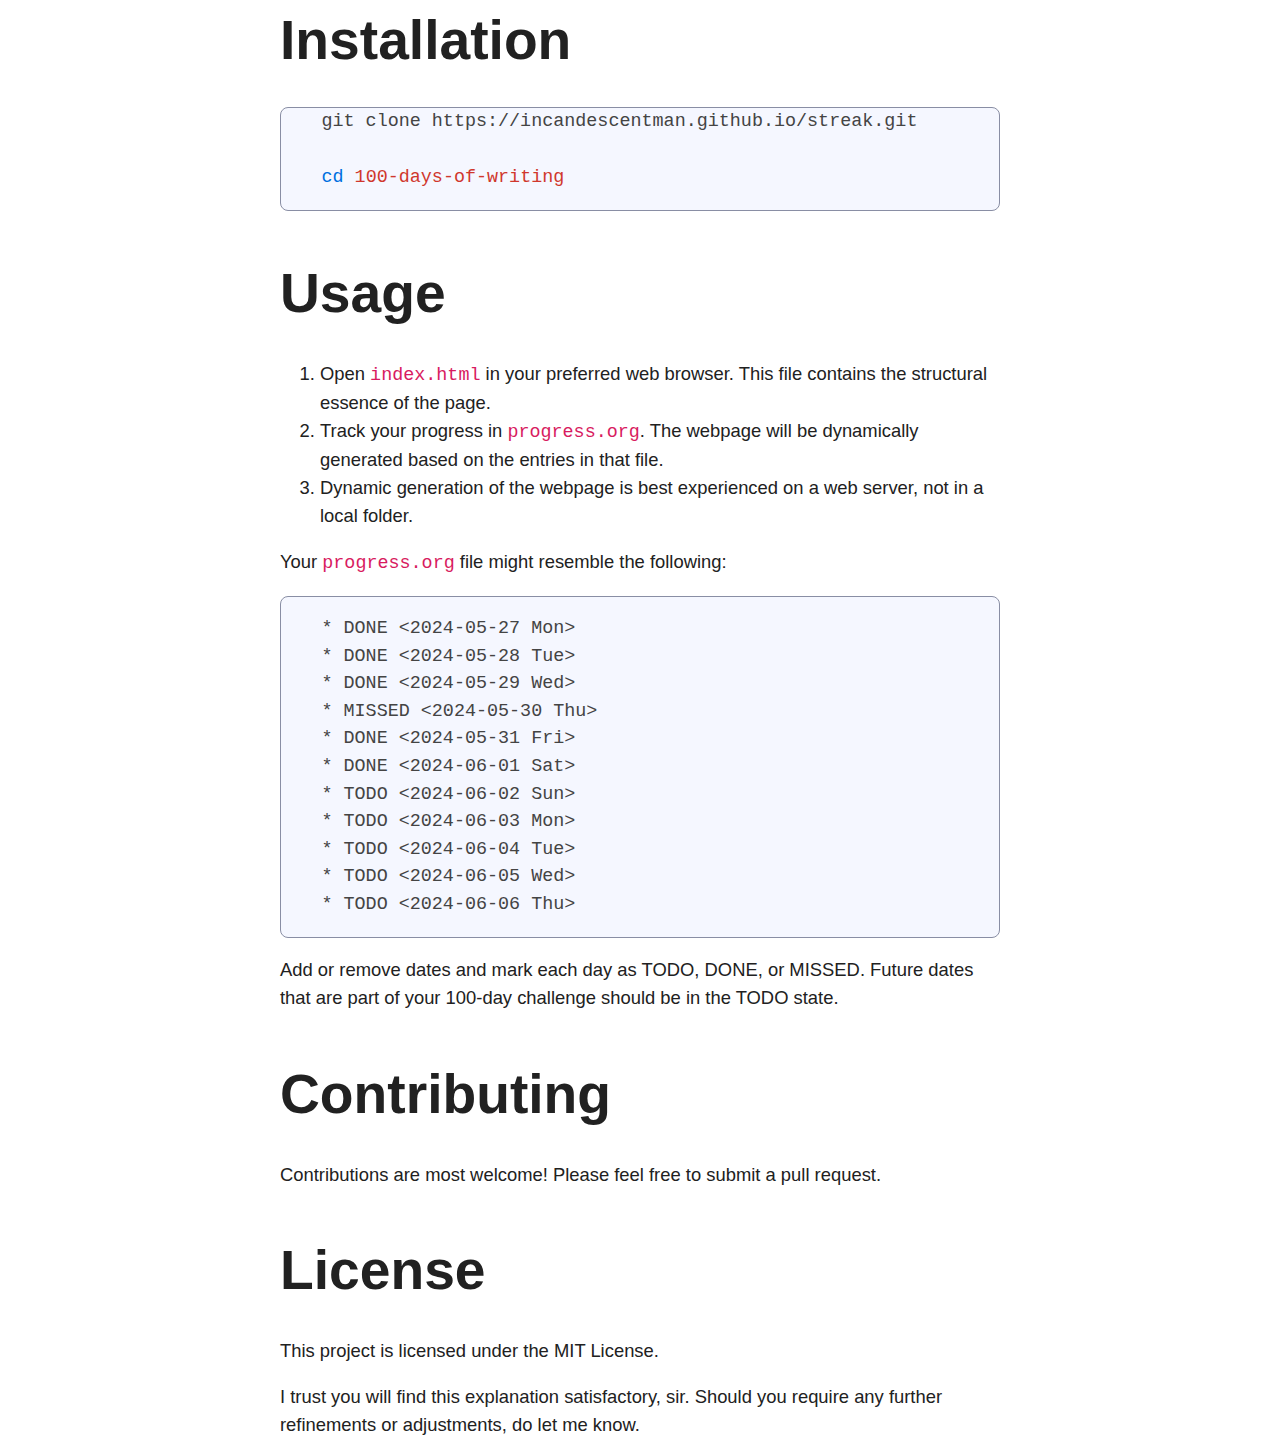
<file: README.html>
<!DOCTYPE html>
<html lang="en">
<head>
<meta charset="utf-8" />
<meta name="viewport" content="width=device-width, initial-scale=1" />
<title>&lrm;</title>
<meta name="author" content="Jay Dixit" />
<meta name="generator" content="Org Mode" />
<style type="text/css">
<!--/*--><![CDATA[/*><!--*/
/* Global variables. */
:root,
::backdrop {
  /* Set sans-serif & mono fonts */
  --sans-font: -apple-system, BlinkMacSystemFont, "Avenir Next", Avenir,
    "Nimbus Sans L", Roboto, "Noto Sans", "Segoe UI", Arial, Helvetica,
    "Helvetica Neue", sans-serif;
  --mono-font: Consolas, Menlo, Monaco, "Andale Mono", "Ubuntu Mono", monospace;
  --standard-border-radius: 5px;

  /* Default (light) theme */
  --bg: #fff;
  --accent-bg: #f5f7ff;
  --text: #212121;
  --text-light: #585858;
  --border: #898EA4;
  --accent: #0d47a1;
  --code: #d81b60;
  --preformatted: #444;
  --marked: #ffdd33;
  --disabled: #efefef;
}

/* Dark theme */
@media (prefers-color-scheme: dark) {
  :root,
  ::backdrop {
    color-scheme: dark;
    --bg: #212121;
    --accent-bg: #2b2b2b;
    --text: #dcdcdc;
    --text-light: #ababab;
    --accent: #ffb300;
    --code: #f06292;
    --preformatted: #ccc;
    --disabled: #111;
  }
  /* Add a bit of transparency so light media isn't so glaring in dark mode */
  img,
  video {
    opacity: 0.8;
  }
}

/* Reset box-sizing */
*, *::before, *::after {
  box-sizing: border-box;
}

/* Reset default appearance */
textarea,
select,
input,
progress {
  appearance: none;
  -webkit-appearance: none;
  -moz-appearance: none;
}

html {
  /* Set the font globally */
  font-family: var(--sans-font);
  scroll-behavior: smooth;
}

/* Make the body a nice central block */
body {
  color: var(--text);
  background-color: var(--bg);
  font-size: 1.15rem;
  line-height: 1.5;
  display: grid;
  grid-template-columns: 1fr min(45rem, 90%) 1fr;
  margin: 0;
}
body > * {
  grid-column: 2;
}

/* Make the header bg full width, but the content inline with body */
body > header {
  background-color: var(--accent-bg);
  border-bottom: 1px solid var(--border);
  text-align: center;
  padding: 0 0.5rem 2rem 0.5rem;
  grid-column: 1 / -1;
}

body > header h1 {
  max-width: 1200px;
  margin: 1rem auto;
}

body > header p {
  max-width: 40rem;
  margin: 1rem auto;
}

/* Add a little padding to ensure spacing is correct between content and header > nav */
main {
  padding-top: 1.5rem;
}

body > footer {
  margin-top: 4rem;
  padding: 2rem 1rem 1.5rem 1rem;
  color: var(--text-light);
  font-size: 0.9rem;
  text-align: center;
  border-top: 1px solid var(--border);
}

/* Format headers */
h1 {
  font-size: 3rem;
}

h2 {
  font-size: 2.6rem;
  margin-top: 3rem;
}

h3 {
  font-size: 2rem;
  margin-top: 3rem;
}

h4 {
  font-size: 1.44rem;
}

h5 {
  font-size: 1.15rem;
}

h6 {
  font-size: 0.96rem;
}

/* Prevent long strings from overflowing container */
p, h1, h2, h3, h4, h5, h6 {
  overflow-wrap: break-word;
}

/* Fix line height when title wraps */
h1,
h2,
h3 {
  line-height: 1.1;
}

/* Reduce header size on mobile */
@media only screen and (max-width: 720px) {
  h1 {
    font-size: 2.5rem;
  }

  h2 {
    font-size: 2.1rem;
  }

  h3 {
    font-size: 1.75rem;
  }

  h4 {
    font-size: 1.25rem;
  }
}

/* Format links & buttons */
a,
a:visited {
  color: var(--accent);
}

a:hover {
  text-decoration: none;
}

button,
[role="button"],
input[type="submit"],
input[type="reset"],
input[type="button"],
label[type="button"] {
  border: none;
  border-radius: var(--standard-border-radius);
  background-color: var(--accent);
  font-size: 1rem;
  color: var(--bg);
  padding: 0.7rem 0.9rem;
  margin: 0.5rem 0;

  /* Ensure buttons use correct font */
  font-family: inherit;
}

button[disabled],
[role="button"][aria-disabled="true"],
input[type="submit"][disabled],
input[type="reset"][disabled],
input[type="button"][disabled],
input[type="checkbox"][disabled],
input[type="radio"][disabled],
select[disabled] {
  cursor: not-allowed;
}

input:disabled,
textarea:disabled,
select:disabled,
button[disabled] {
  cursor: not-allowed;
  background-color: var(--disabled);
  color: var(--text-light)
}

input[type="range"] {
  padding: 0;
}

/* Set the cursor to '?' on an abbreviation and style the abbreviation to show that there is more information underneath */
abbr[title] {
  cursor: help;
  text-decoration-line: underline;
  text-decoration-style: dotted;
}

button:enabled:hover,
[role="button"]:not([aria-disabled="true"]):hover,
input[type="submit"]:enabled:hover,
input[type="reset"]:enabled:hover,
input[type="button"]:enabled:hover,
label[type="button"]:hover {
  filter: brightness(1.4);
  cursor: pointer;
}

button:focus-visible:where(:enabled, [role="button"]:not([aria-disabled="true"])),
input:enabled:focus-visible:where(
  [type="submit"],
  [type="reset"],
  [type="button"]
) {
  outline: 2px solid var(--accent);
  outline-offset: 1px;
}

/* Format navigation */
header > nav {
  font-size: 1rem;
  line-height: 2;
  padding: 1rem 0 0 0;
}

/* Use flexbox to allow items to wrap, as needed */
header > nav ul,
header > nav ol {
  align-content: space-around;
  align-items: center;
  display: flex;
  flex-direction: row;
  flex-wrap: wrap;
  justify-content: center;
  list-style-type: none;
  margin: 0;
  padding: 0;
}

/* List items are inline elements, make them behave more like blocks */
header > nav ul li,
header > nav ol li {
  display: inline-block;
}

header > nav a,
header > nav a:visited {
  margin: 0 0.5rem 1rem 0.5rem;
  border: 1px solid var(--border);
  border-radius: var(--standard-border-radius);
  color: var(--text);
  display: inline-block;
  padding: 0.1rem 1rem;
  text-decoration: none;
}

header > nav a:hover,
header > nav a.current,
header > nav a[aria-current="page"] {
  border-color: var(--accent);
  color: var(--accent);
  cursor: pointer;
}

/* Reduce nav side on mobile */
@media only screen and (max-width: 720px) {
  header > nav a {
    border: none;
    padding: 0;
    text-decoration: underline;
    line-height: 1;
  }
}

/* Consolidate box styling */
aside, details, pre, progress, blockquote {
  background-color: var(--accent-bg);
  border: 1px solid var(--border);
  border-radius: var(--standard-border-radius);
  margin-bottom: 1rem;

}

aside {
  font-size: 1rem;
  width: 30%;
  padding: 0 15px;
  margin-inline-start: 15px;
  float: right;
}
*[dir="rtl"] aside {
  float: left;
}

/* Make aside full-width on mobile */
@media only screen and (max-width: 720px) {
  aside {
    width: 100%;
    float: none;
    margin-inline-start: 0;
  }
}

article, fieldset, dialog {
  border: 1px solid var(--border);
  padding: 1rem;
  border-radius: var(--standard-border-radius);
  margin-bottom: 1rem;
}

article h2:first-child,
section h2:first-child {
  margin-top: 1rem;
}

section {
  border-top: 1px solid var(--border);
  border-bottom: 1px solid var(--border);
  padding: 2rem 1rem;
  margin: 3rem 0;
}

/* Don't double separators when chaining sections */
section + section,
section:first-child {
  border-top: 0;
  padding-top: 0;
}

section:last-child {
  border-bottom: 0;
  padding-bottom: 0;
}

details {
  padding: 0.7rem 1rem;
}

summary {
  cursor: pointer;
  font-weight: bold;
  padding: 0.7rem 1rem;
  margin: -0.7rem -1rem;
  word-break: break-all;
}

details[open] > summary + * {
  margin-top: 0;
}

details[open] > summary {
  margin-bottom: 0.5rem;
}

details[open] > :last-child {
  margin-bottom: 0;
}

/* Format tables */
table {
  border-collapse: collapse;
  margin: 1.5rem 0;
}

td,
th {
  border: 1px solid var(--border);
  text-align: start;
  padding: 0.5rem;
}

th {
  background-color: var(--accent-bg);
  font-weight: bold;
}

tr:nth-child(even) {
  /* Set every other cell slightly darker. Improves readability. */
  background-color: var(--accent-bg);
}

table caption {
  font-weight: bold;
  margin-bottom: 0.5rem;
}

/* Format forms */
textarea,
select,
input {
  font-size: inherit;
  font-family: inherit;
  padding: 0.5rem;
  margin-bottom: 0.5rem;
  color: var(--text);
  background-color: var(--bg);
  border: 1px solid var(--border);
  border-radius: var(--standard-border-radius);
  box-shadow: none;
  max-width: 100%;
  display: inline-block;
}
label {
  display: block;
}
textarea:not([cols]) {
  width: 100%;
}

/* Add arrow to drop-down */
select:not([multiple]) {
  background-image: linear-gradient(45deg, transparent 49%, var(--text) 51%),
    linear-gradient(135deg, var(--text) 51%, transparent 49%);
  background-position: calc(100% - 15px), calc(100% - 10px);
  background-size: 5px 5px, 5px 5px;
  background-repeat: no-repeat;
  padding-inline-end: 25px;
}
*[dir="rtl"] select:not([multiple]) {
  background-position: 10px, 15px;
}

/* checkbox and radio button style */
input[type="checkbox"],
input[type="radio"] {
  vertical-align: middle;
  position: relative;
  width: min-content;
}

input[type="checkbox"] + label,
input[type="radio"] + label {
  display: inline-block;
}

input[type="radio"] {
  border-radius: 100%;
}

input[type="checkbox"]:checked,
input[type="radio"]:checked {
  background-color: var(--accent);
}

input[type="checkbox"]:checked::after {
  /* Creates a rectangle with colored right and bottom borders which is rotated to look like a check mark */
  content: " ";
  width: 0.18em;
  height: 0.32em;
  border-radius: 0;
  position: absolute;
  top: 0.05em;
  left: 0.17em;
  background-color: transparent;
  border-right: solid var(--bg) 0.08em;
  border-bottom: solid var(--bg) 0.08em;
  font-size: 1.8em;
  transform: rotate(45deg);
}
input[type="radio"]:checked::after {
  /* creates a colored circle for the checked radio button  */
  content: " ";
  width: 0.25em;
  height: 0.25em;
  border-radius: 100%;
  position: absolute;
  top: 0.125em;
  background-color: var(--bg);
  left: 0.125em;
  font-size: 32px;
}

/* Makes input fields wider on smaller screens */
@media only screen and (max-width: 720px) {
  textarea,
  select,
  input {
    width: 100%;
  }
}

/* Set a height for color input */
input[type="color"] {
  height: 2.5rem;
  padding:  0.2rem;
}

/* do not show border around file selector button */
input[type="file"] {
  border: 0;
}

/* Misc body elements */
hr {
  border: none;
  height: 1px;
  background: var(--border);
  margin: 1rem auto;
}

mark {
  padding: 2px 5px;
  border-radius: var(--standard-border-radius);
  background-color: var(--marked);
  color: black;
}

img,
video {
  max-width: 100%;
  height: auto;
  border-radius: var(--standard-border-radius);
}

figure {
  margin: 0;
  display: block;
  overflow-x: auto;
}

figcaption {
  text-align: center;
  font-size: 0.9rem;
  color: var(--text-light);
  margin-bottom: 1rem;
}

cite {
  font-size: 0.9rem;
  color: var(--text-light);
  font-style: normal;
}

dt {
    color: var(--text-light);
}

/* Use mono font for code elements */
code,
pre,
pre span,
kbd,
samp, blockquote {
  font-family: var(--mono-font);
  color: var(--code);
}

kbd {
  color: var(--preformatted);
  border: 1px solid var(--preformatted);
  border-bottom: 3px solid var(--preformatted);
  border-radius: var(--standard-border-radius);
  padding: 0.1rem 0.4rem;
}

pre, blockquote {
  padding: 1rem 1.4rem;
  max-width: 100%;
  overflow: auto;
  color: var(--preformatted);
}

/* Fix embedded code within pre */
pre code {
  color: var(--preformatted);
  background: none;
  margin: 0;
  padding: 0;
}

/* Progress bars */
/* Declarations are repeated because you */
/* cannot combine vendor-specific selectors */
progress {
  width: 100%;
}

progress:indeterminate {
  background-color: var(--accent-bg);
}

progress::-webkit-progress-bar {
  border-radius: var(--standard-border-radius);
  background-color: var(--accent-bg);
}

progress::-webkit-progress-value {
  border-radius: var(--standard-border-radius);
  background-color: var(--accent);
}

progress::-moz-progress-bar {
  border-radius: var(--standard-border-radius);
  background-color: var(--accent);
  transition-property: width;
  transition-duration: 0.3s;
}

progress:indeterminate::-moz-progress-bar {
  background-color: var(--accent-bg);
}

dialog {
  max-width: 40rem;
  margin: auto;
}

dialog::backdrop {
  background-color: var(--bg);
  opacity: 0.8;
}

@media only screen and (max-width: 720px) {
  dialog {
    max-width: 100%;
    margin: auto 1em;
  }
}

/* Classes for buttons and notices */
.button,
.button:visited {
  display: inline-block;
  text-decoration: none;
  border: none;
  border-radius: 5px;
  background: var(--accent);
  font-size: 1rem;
  color: var(--bg);
  padding: 0.7rem 0.9rem;
  margin: 0.5rem 0;
}

.button:hover,
.button:focus {
  filter: brightness(1.4);
  cursor: pointer;
}

.notice {
  background: var(--accent-bg);
  border: 2px solid var(--border);
  border-radius: 5px;
  padding: 1.5rem;
  margin: 2rem 0;
}










/* add the hierarchy*/
div.outline-text-3 {
    margin-left:1em;
}

div.outline-text-4{
    margin-left:0.2em

}

div.outline-text-5{
    margin-left:3em
}

div.outline-text-6 {
    margin-left:6em
}


div.outline-text-7 {
    margin-left:9em
}





div dl dt::after {
 content: ":";}


h1 { color: #111; font-family: 'Helvetica Neue', sans-serif; font-size: 4em; font-weight: bold; letter-spacing: -1px; line-height: 1; text-align: center;   margin-bottom: 16px}



h2
{
    font-family: 'Helvetica Neue', sans-serif;
    font-weight: 100;
    font-size:3em;
    line-height: 32px;
    padding-bottom:0.2em;
    margin-right:auto ;
    margin-top:1em;
  margin-bottom: 0.5em;
  font-weight:bold;
}


h3 {
  font-size: 1.3em;
  margin-left:2em;
}

h4 {
  font-size: 1.1em;
    margin-left: 0.2em;
}


h5
{
margin-left:3em
}

h6
{
    margin-left:6em ;
      font-size: 1em;
}

h7
{
    margin-left:9em ;
      font-size: 1em;
      font-weight:bold;
}


li ul li {
  margin:0;
}



h1.title {
  text-align:left;
}


div.outline-text-3
{margin-left: 2.6em;}

h1:first-letter, h2:first-letter, h3:first-letter, h4:first-letter, h5:first-letter
{
text-transform:capitalize;
}

div dl dt {
  font-weight:700;
}


pre, blockquote {
    border-radius: 8px;
    padding: 0 1em 1em;
    text-align: left;
    white-space: normal;
    word-wrap: break-word;
word-wrap:normal!important;
     white-space: pre-wrap;       /* css-3 */
     word-wrap: normal;

}


div.outline-text-3 {
    margin-left:5em;
}



li > p, li > ul, li > .inlinetask, li > dl {
    margin-left: 0px;
}

dd > p, dd > ul, dd > .inlinetask, dd > dl {
    margin-left: 0px;
}


div dl dt {
  font-size:125%;

}

div dl dt::first-letter
{
  text-transform: capitalize;
}


div blockquote p {
  font-size:200%;
  margin:0;
}

h2 {
  line-height: 1;
}


h1.title {
  display:none;
}


pre.example, blockquote {
  padding-top:1em
}



blockquote p {
font-size: 1.15rem !important;
margin:1em !important;
}


p.verse {
    color: #111;
    font: 14px Baskerville, "Palatino Linotype", "Times New Roman", Times, serif;
    margin: auto;
    padding: 20px 0;
    text-align: left;
    width: 390px;
    line-height: 1.5;
    margin-bottom: 15px;
}
/*]]>*/-->
</style>
</head>
<body>
<div id="content" class="content">
<div id="outline-container-orgdfa66bb" class="outline-2">
<h2 id="orgdfa66bb">Introduction</h2>
<div class="outline-text-2" id="text-orgdfa66bb">
<p>
This project offers a visualization of a 100-day writing challenge, elegantly displaying one&rsquo;s progress in a calendar format.
</p>

<p>
Inspired by the &ldquo;<a href="https://www.100daysofx.com/">100 Days of X</a>&rdquo; challenge, the endeavor is designed to keep one resolute and steadfast, making it particularly beneficial for writers, creatives, and anyone looking to build consistent habits.
</p>

<p>
<strong>Demo:</strong>
<a href="https://incandescentman.github.io/streak/">https://incandescentman.github.io/streak/</a>
</p>


<figure id="org0150930">
<img src="screenshot.png" alt="screenshot.png">

</figure>
</div>
</div>

<div id="outline-container-org2c0f953" class="outline-2">
<h2 id="org2c0f953">FAQ</h2>
<div class="outline-text-2" id="text-org2c0f953">
</div>
<div id="outline-container-org184dfda" class="outline-3">
<h3 id="org184dfda">Q: Say Jeeves, what is the &ldquo;100 Days of X&rdquo; Challenge?</h3>
<div class="outline-text-3" id="text-org184dfda">
<p>
<strong>A:</strong> Ah, the &ldquo;100 Days of X&rdquo; Challenge, sir, is a commendable endeavor where an individual commits to practicing or engaging in a particular activity for one consecutive hundred days. The concept has gained popularity in various spheres, encouraging participants to develop new skills, habits, or projects through consistent daily effort. The chosen activity could be anything from coding, writing, drawing, or even learning a new language. The objective is to foster discipline, engender a sense of accomplishment, and, dare I say, turn one&rsquo;s daily routine into a more productive and enriching experience. Quite the modern take on self-improvement, if I may say so, sir.
</p>
</div>
</div>

<div id="outline-container-orgb52eada" class="outline-3">
<h3 id="orgb52eada">Q: Jeeves, I have half a mind to commit to a &ldquo;100 Days of Writing&rdquo; challenge, and to track my progress on a publicly available web-based calendar, ticking off each day as I go.</h3>
<div class="outline-text-3" id="text-orgb52eada">
<p>
<strong>A:</strong> An excellent notion, sir. Committing to a &ldquo;100 Days of Writing&rdquo; challenge would undoubtedly hone your literary skills and foster a regular writing habit. Tracking your progress on a publicly available web-based calendar is a splendid idea, as it would add a layer of accountability and perhaps even inspire others to undertake similar challenges.
</p>
</div>
</div>

<div id="outline-container-orgefee2bb" class="outline-3">
<h3 id="orgefee2bb">Q: Jeeves, I&rsquo;m finding myself inspired by <a href="https://lifehacker.com/jerry-seinfelds-productivity-secret-281626">this curious anecdote</a> about Jerry Seinfeld&rsquo;s commitment to writing every day:</h3>
<div class="outline-text-3" id="text-orgefee2bb">
<pre class="example" id="orgd677d45">
What is "Don't Break the Chain"?

The idea is so simple: When you're trying to form a new habit or accomplish a long-term project, grab a calendar. Ideally, the calendar will be the real deal, physical kind, so you can really see it. Every day, employ the new habit or otherwise work on a step of the project you need to do, then mark an X on the calendar for that day.

Right away, you'll get a visual reward from seeing the first X, then the second. Soon enough, you'll have a chain you don't want to break and you've gameified your productivity. People are simple creatures, wired to carry on patterns for silly rewards. It's why Snap streaks are so valuable to teenagers on Snapchat. Breaking a streak, no matter how silly it is, seems /wrong/. Fulfilling the streak feels /right/. It takes a long time to truly build a habit, so you need some kind of marker system to feel a little boost from it every day in the interim. That's why you don't break the chain.

Seeing the small wins laid out on the calendar also reminds you how they play into your bigger goals, which can be helpful for motivation. As a bonus, write your goal in big letters on the top of the calendar page, so you always have it top of mind and can see how every day's efforts are leading toward its completion.

Don't Break the Chain's origins

The original tip is attributed to Seinfeld and derived from a conversation he had with software developer Brad Isaac, who secured the hack "when /Seinfeld/ was a new television show" and its titular character was doing real-life open mic nights and promo. Isaac, to his credit, took the intel straight to fledgling blog Lifehacker in 2007.

"One night I was in the club where Seinfeld was working, and before he went on stage, I saw my chance. I had to ask Seinfeld if he had any tips for a young comic," explains Isaac. "He said the way to be a better comic was to create better jokes and the way to create better jokes was to write every day. But his advice was better than that. He had a gem of a leverage technique he used on himself and you can use it to motivate yourself---even when you don't feel like it."

Per Isaac, Seinfeld's advice was "to get a big wall calendar that has a whole year on one page and hang it on a prominent wall," then get "a big red magic marker." According to the 2007 legend, it was Seinfeld himself who repeatedly emphasized the phrase "don't break the chain."
</pre>

<p>
<strong>A:</strong> An admirable and rather ingenious method, sir, to be sure. Jerry Seinfeld&rsquo;s &ldquo;Don&rsquo;t Break the Chain&rdquo; technique is a splendid example of leveraging human psychology to foster consistent habits. By marking each day with an X, one creates a visual representation of progress that becomes increasingly motivating as the chain grows.
</p>

<p>
If I may add, sir, the psychological benefit of seeing a continuous string of successes is not to be underestimated. It transforms the abstract notion of progress into something tangible and visually rewarding. Should you require assistance in obtaining the necessary materials or further advice on structuring your writing regimen, I am at your disposal.
</p>
</div>
</div>

<div id="outline-container-orge92dd91" class="outline-3">
<h3 id="orge92dd91">Q: Jeeves, please draft a README file explaining the calendar&rsquo;s functionality and use.</h3>
</div>
</div>


<div id="outline-container-org96557cc" class="outline-2">
<h2 id="org96557cc">Functionality</h2>
<div class="outline-text-2" id="text-org96557cc">
<p>
Very good, sir. The &ldquo;100 Days of Writing&rdquo; project is a refined web-based application, designed to visualize the progress of a 100-day writing challenge. It meticulously reads data from an org-mode text file named <code>progress.org</code>, which catalogues the status of each day&rsquo;s writing endeavor. The data is then processed and displayed on a web page in a tidy calendar format.
</p>

<p>
The calendar is organized into the finest rows, where each row represents a week, beginning with Monday and concluding with Sunday. An elegant green square adorned with a checkmark signifies a completed task, a menacing red square with a cross denotes a missed task, and an empty square represents a task as yet looming in the future.
</p>

<p>
The calendar, in its wisdom, responsively adjusts its layout based on the available screen width, maintaining its elegance across devices.
</p>

<p>
The project aspires to provide a straightforward and intuitive means of tracking progress during a 100-day writing challenge, thereby assisting users in maintaining motivation and accountability.
</p>
</div>
</div>

<div id="outline-container-orge1b7d55" class="outline-2">
<h2 id="orge1b7d55">Project Structure</h2>
<div class="outline-text-2" id="text-orge1b7d55">
<div class="org-src-container">
<pre class="src src-sh"><span style="color: #D0372D;">100-days-of-writing/</span>
&#9474;
&#9500;&#9472;&#9472; index.html <span style="color: #8D8D84;"># </span><span style="color: #ff0000; font-style: italic;">The main HTML file</span>
&#9500;&#9472;&#9472; styles.css <span style="color: #8D8D84;"># </span><span style="color: #ff0000; font-style: italic;">The CSS file for styling</span>
&#9500;&#9472;&#9472; script.js  <span style="color: #8D8D84;"># </span><span style="color: #ff0000; font-style: italic;">The JavaScript file for functionality</span>
&#9500;&#9472;&#9472; progress.org <span style="color: #8D8D84;"># </span><span style="color: #ff0000; font-style: italic;">The Org-mode file containing the progress data</span>
&#9500;&#9472;&#9472; README.md  <span style="color: #8D8D84;"># </span><span style="color: #ff0000; font-style: italic;">This README file</span>
</pre>
</div>
</div>
</div>

<div id="outline-container-org609dc29" class="outline-2">
<h2 id="org609dc29">Installation</h2>
<div class="outline-text-2" id="text-org609dc29">
<div class="org-src-container">
<pre class="src src-bash">
  git clone https://incandescentman.github.io/streak.git

  <span style="color: #006FE0;">cd</span> <span style="color: #D0372D;">100-days-of-writing</span>
</pre>
</div>
</div>
</div>
<div id="outline-container-orga38979c" class="outline-2">
<h2 id="orga38979c">Usage</h2>
<div class="outline-text-2" id="text-orga38979c">
<ol class="org-ol">
<li>Open <code>index.html</code> in your preferred web browser. This file contains the structural essence of the page.</li>
<li>Track your progress in <code>progress.org</code>. The webpage will be dynamically generated based on the entries in that file.</li>
<li>Dynamic generation of the webpage is best experienced on a web server, not in a local folder.</li>
</ol>

<p>
Your <code>progress.org</code> file might resemble the following:
</p>

<pre class="example" id="org9d00ff3">
  * DONE &lt;2024-05-27 Mon&gt;
  * DONE &lt;2024-05-28 Tue&gt;
  * DONE &lt;2024-05-29 Wed&gt;
  * MISSED &lt;2024-05-30 Thu&gt;
  * DONE &lt;2024-05-31 Fri&gt;
  * DONE &lt;2024-06-01 Sat&gt;
  * TODO &lt;2024-06-02 Sun&gt;
  * TODO &lt;2024-06-03 Mon&gt;
  * TODO &lt;2024-06-04 Tue&gt;
  * TODO &lt;2024-06-05 Wed&gt;
  * TODO &lt;2024-06-06 Thu&gt;
</pre>

<p>
Add or remove dates and mark each day as TODO, DONE, or MISSED. Future dates that are part of your 100-day challenge should be in the TODO state.
</p>
</div>
</div>

<div id="outline-container-org294e845" class="outline-2">
<h2 id="org294e845">Contributing</h2>
<div class="outline-text-2" id="text-org294e845">
<p>
Contributions are most welcome! Please feel free to submit a pull request.
</p>
</div>
</div>

<div id="outline-container-orgdfba49a" class="outline-2">
<h2 id="orgdfba49a">License</h2>
<div class="outline-text-2" id="text-orgdfba49a">
<p>
This project is licensed under the MIT License.
</p>

<p>
I trust you will find this explanation satisfactory, sir. Should you require any further refinements or adjustments, do let me know.
</p>
</div>
</div>
</div>
</body>
</html>
</file>
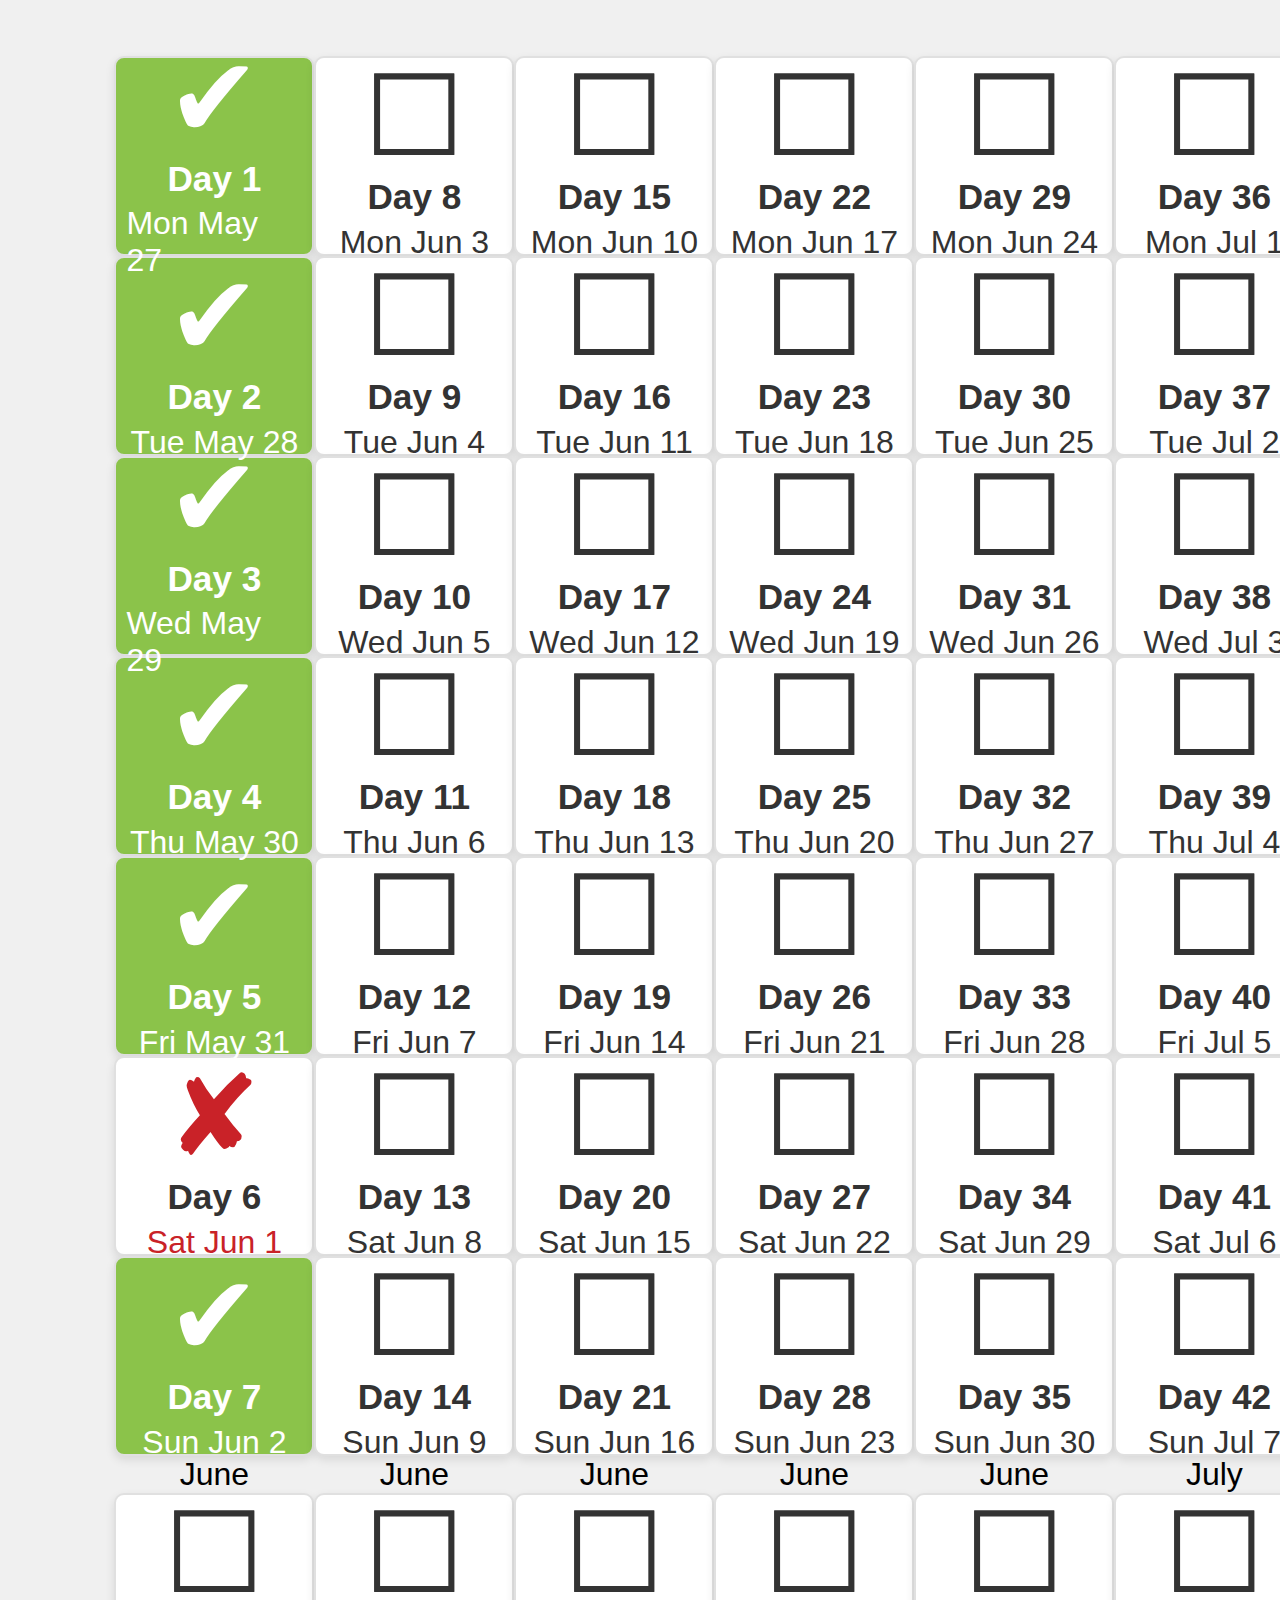
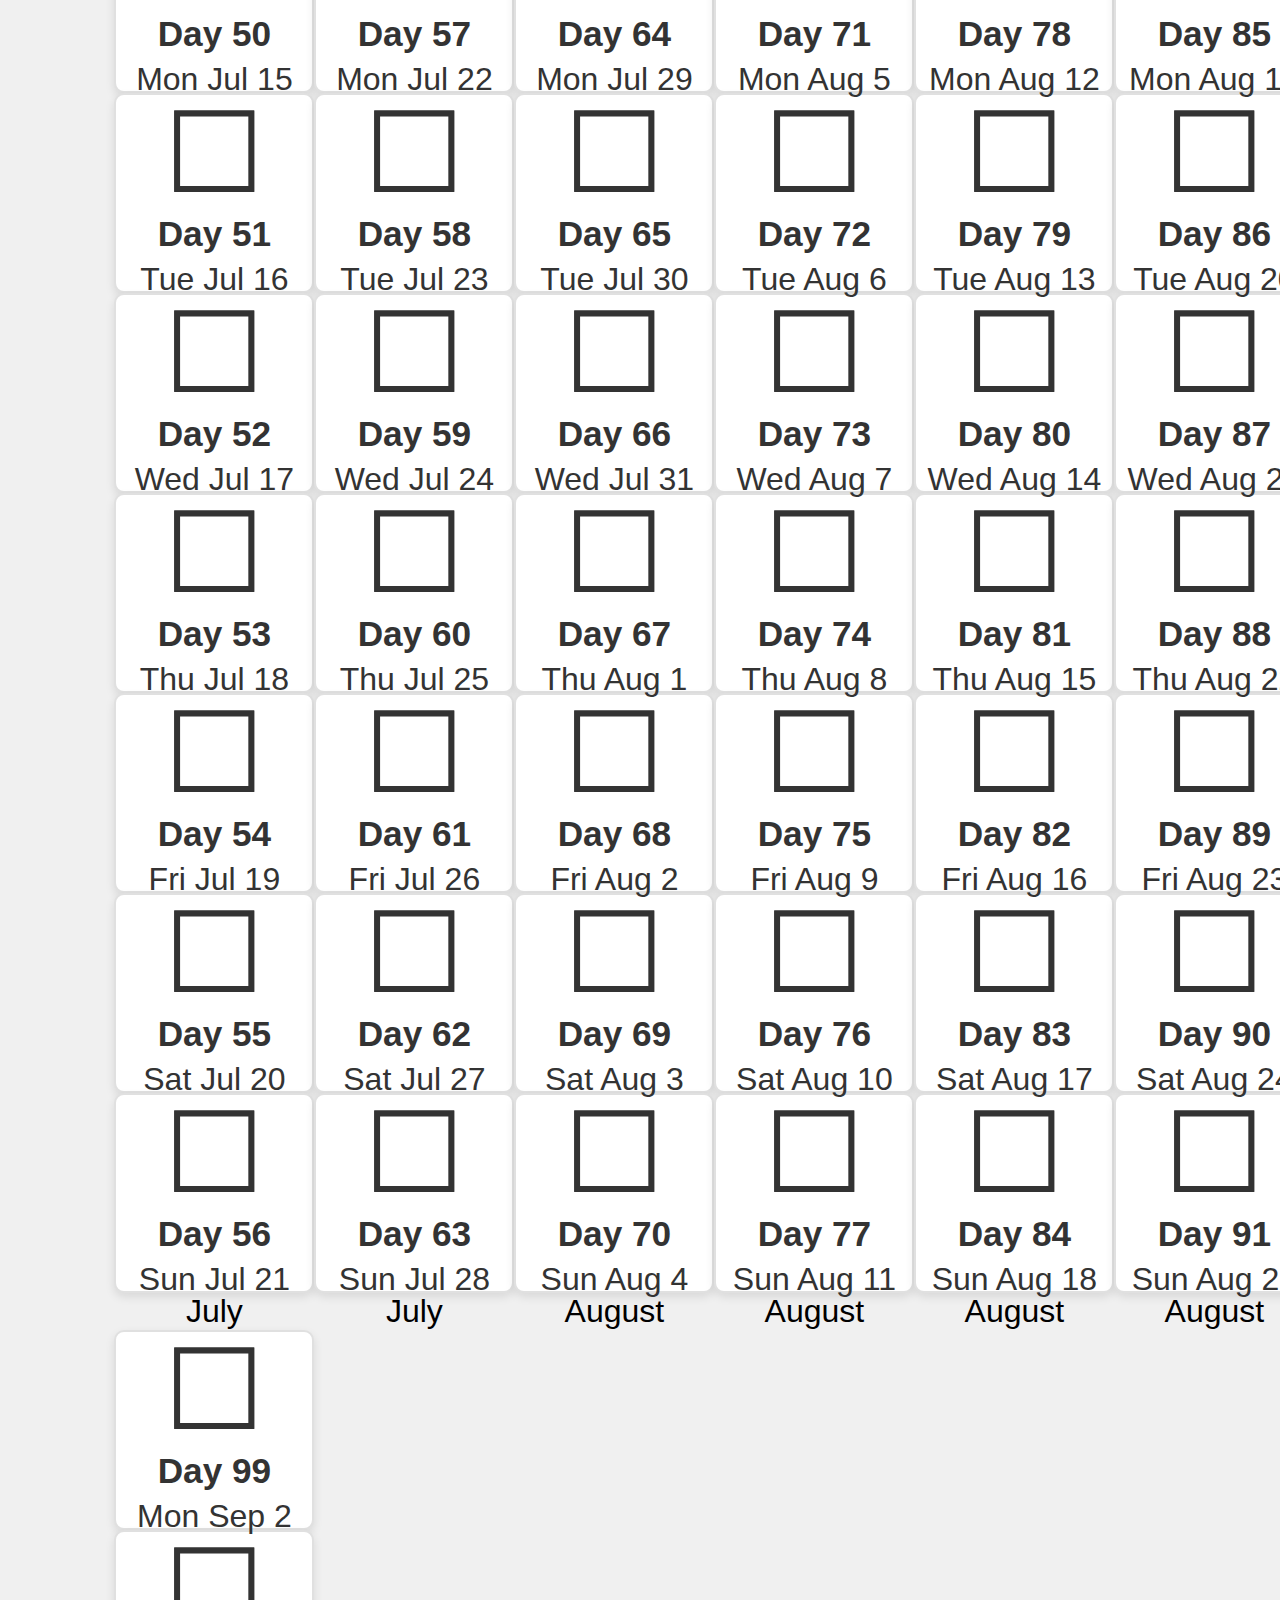
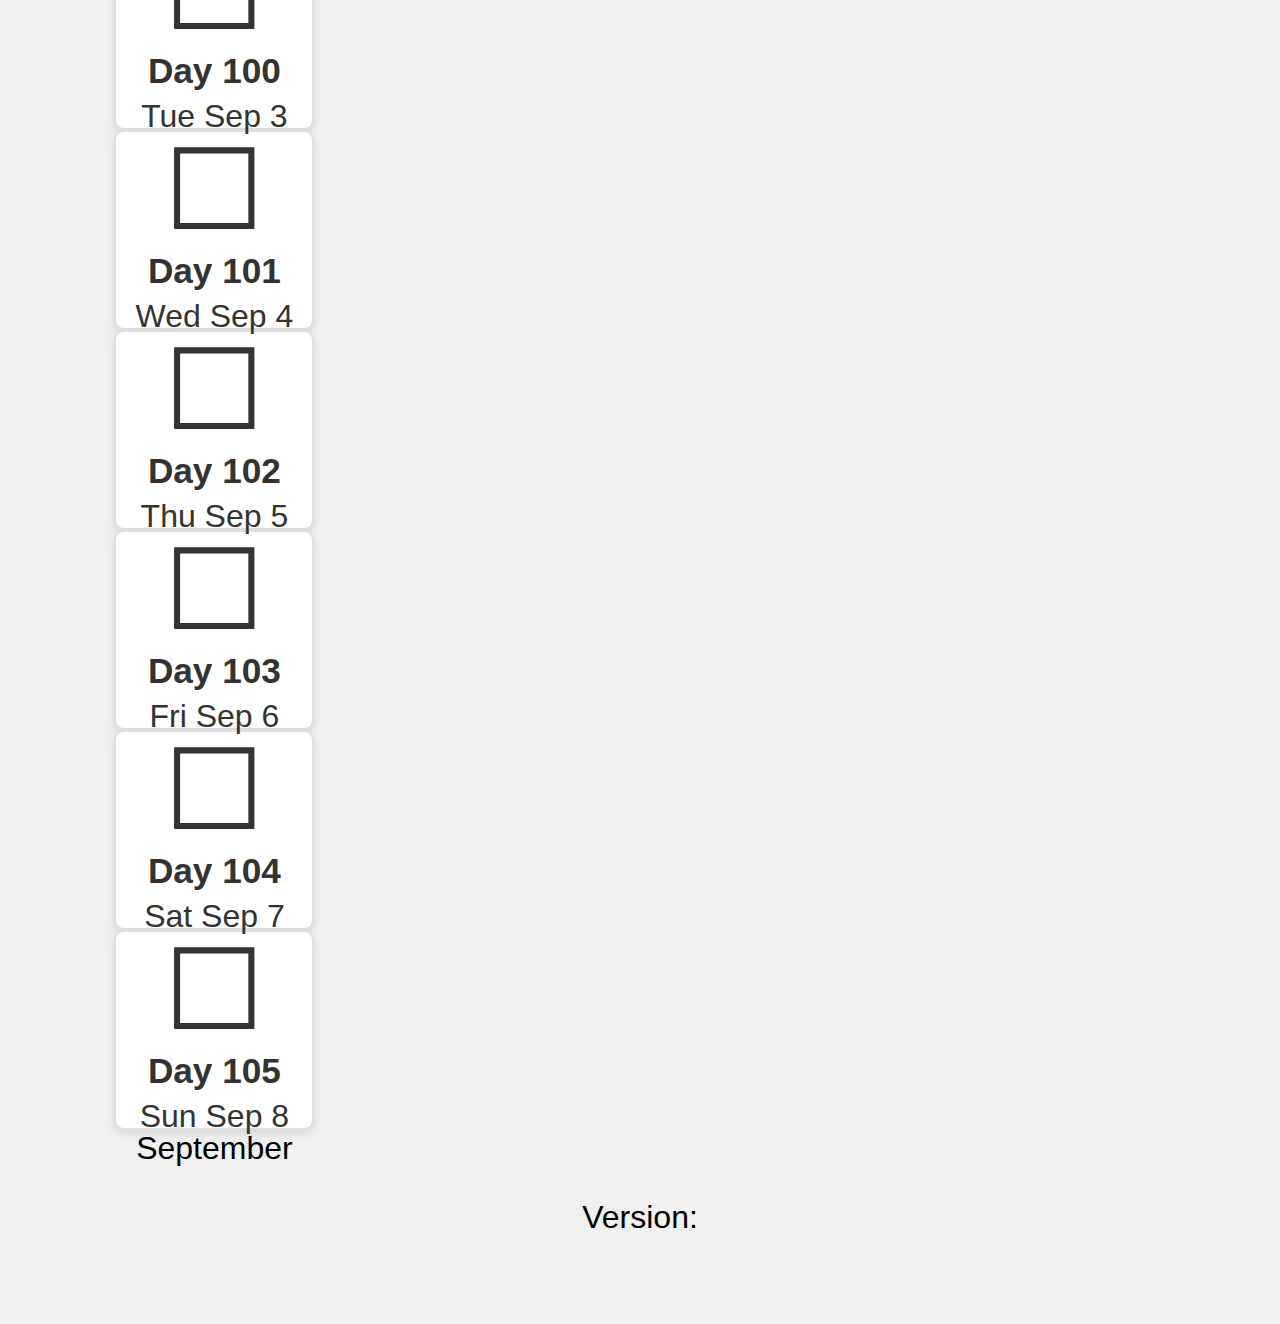
<file: 2-claude/example.html>
<!DOCTYPE html>
<html lang="en">
  <head>
    <meta charset="UTF-8">
    <meta name="viewport" content="width=device-width, initial-scale=1.0">
    <title>100 Days Calendar</title>
    <link rel="stylesheet" href="styles.css">
  </head>
  <body>
<div class="container" id="dayContainer"><div class="month-row"><div class="day completed">
                    <span class="checkmark">✔</span>
                    <p class="day-number">Day 1</p>
                    <p class="date">Mon May 27</p>
                </div><div class="day completed">
                    <span class="checkmark">✔</span>
                    <p class="day-number">Day 2</p>
                    <p class="date">Tue May 28</p>
                </div><div class="day completed">
                    <span class="checkmark">✔</span>
                    <p class="day-number">Day 3</p>
                    <p class="date">Wed May 29</p>
                </div><div class="day completed">
                    <span class="checkmark">✔</span>
                    <p class="day-number">Day 4</p>
                    <p class="date">Thu May 30</p>
                </div><div class="day completed">
                    <span class="checkmark">✔</span>
                    <p class="day-number">Day 5</p>
                    <p class="date">Fri May 31</p>
                </div><div class="day missed">
                    <span class="cross">✘</span>
                    <p class="day-number">Day 6</p>
                    <p class="date">Sat Jun 1</p>
                </div><div class="day completed">
                    <span class="checkmark">✔</span>
                    <p class="day-number">Day 7</p>
                    <p class="date">Sun Jun 2</p>
                </div><div class="month">June</div></div><div class="month-row"><div class="day todo">
                    <span class="empty-square">☐</span>
                    <p class="day-number">Day 8</p>
                    <p class="date">Mon Jun 3</p>
                </div><div class="day todo">
                    <span class="empty-square">☐</span>
                    <p class="day-number">Day 9</p>
                    <p class="date">Tue Jun 4</p>
                </div><div class="day todo">
                    <span class="empty-square">☐</span>
                    <p class="day-number">Day 10</p>
                    <p class="date">Wed Jun 5</p>
                </div><div class="day todo">
                    <span class="empty-square">☐</span>
                    <p class="day-number">Day 11</p>
                    <p class="date">Thu Jun 6</p>
                </div><div class="day todo">
                    <span class="empty-square">☐</span>
                    <p class="day-number">Day 12</p>
                    <p class="date">Fri Jun 7</p>
                </div><div class="day todo">
                    <span class="empty-square">☐</span>
                    <p class="day-number">Day 13</p>
                    <p class="date">Sat Jun 8</p>
                </div><div class="day todo">
                    <span class="empty-square">☐</span>
                    <p class="day-number">Day 14</p>
                    <p class="date">Sun Jun 9</p>
                </div><div class="month invisible">June</div></div><div class="month-row"><div class="day todo">
                    <span class="empty-square">☐</span>
                    <p class="day-number">Day 15</p>
                    <p class="date">Mon Jun 10</p>
                </div><div class="day todo">
                    <span class="empty-square">☐</span>
                    <p class="day-number">Day 16</p>
                    <p class="date">Tue Jun 11</p>
                </div><div class="day todo">
                    <span class="empty-square">☐</span>
                    <p class="day-number">Day 17</p>
                    <p class="date">Wed Jun 12</p>
                </div><div class="day todo">
                    <span class="empty-square">☐</span>
                    <p class="day-number">Day 18</p>
                    <p class="date">Thu Jun 13</p>
                </div><div class="day todo">
                    <span class="empty-square">☐</span>
                    <p class="day-number">Day 19</p>
                    <p class="date">Fri Jun 14</p>
                </div><div class="day todo">
                    <span class="empty-square">☐</span>
                    <p class="day-number">Day 20</p>
                    <p class="date">Sat Jun 15</p>
                </div><div class="day todo">
                    <span class="empty-square">☐</span>
                    <p class="day-number">Day 21</p>
                    <p class="date">Sun Jun 16</p>
                </div><div class="month invisible">June</div></div><div class="month-row"><div class="day todo">
                    <span class="empty-square">☐</span>
                    <p class="day-number">Day 22</p>
                    <p class="date">Mon Jun 17</p>
                </div><div class="day todo">
                    <span class="empty-square">☐</span>
                    <p class="day-number">Day 23</p>
                    <p class="date">Tue Jun 18</p>
                </div><div class="day todo">
                    <span class="empty-square">☐</span>
                    <p class="day-number">Day 24</p>
                    <p class="date">Wed Jun 19</p>
                </div><div class="day todo">
                    <span class="empty-square">☐</span>
                    <p class="day-number">Day 25</p>
                    <p class="date">Thu Jun 20</p>
                </div><div class="day todo">
                    <span class="empty-square">☐</span>
                    <p class="day-number">Day 26</p>
                    <p class="date">Fri Jun 21</p>
                </div><div class="day todo">
                    <span class="empty-square">☐</span>
                    <p class="day-number">Day 27</p>
                    <p class="date">Sat Jun 22</p>
                </div><div class="day todo">
                    <span class="empty-square">☐</span>
                    <p class="day-number">Day 28</p>
                    <p class="date">Sun Jun 23</p>
                </div><div class="month invisible">June</div></div><div class="month-row"><div class="day todo">
                    <span class="empty-square">☐</span>
                    <p class="day-number">Day 29</p>
                    <p class="date">Mon Jun 24</p>
                </div><div class="day todo">
                    <span class="empty-square">☐</span>
                    <p class="day-number">Day 30</p>
                    <p class="date">Tue Jun 25</p>
                </div><div class="day todo">
                    <span class="empty-square">☐</span>
                    <p class="day-number">Day 31</p>
                    <p class="date">Wed Jun 26</p>
                </div><div class="day todo">
                    <span class="empty-square">☐</span>
                    <p class="day-number">Day 32</p>
                    <p class="date">Thu Jun 27</p>
                </div><div class="day todo">
                    <span class="empty-square">☐</span>
                    <p class="day-number">Day 33</p>
                    <p class="date">Fri Jun 28</p>
                </div><div class="day todo">
                    <span class="empty-square">☐</span>
                    <p class="day-number">Day 34</p>
                    <p class="date">Sat Jun 29</p>
                </div><div class="day todo">
                    <span class="empty-square">☐</span>
                    <p class="day-number">Day 35</p>
                    <p class="date">Sun Jun 30</p>
                </div><div class="month invisible">June</div></div><div class="month-row"><div class="day todo">
                    <span class="empty-square">☐</span>
                    <p class="day-number">Day 36</p>
                    <p class="date">Mon Jul 1</p>
                </div><div class="day todo">
                    <span class="empty-square">☐</span>
                    <p class="day-number">Day 37</p>
                    <p class="date">Tue Jul 2</p>
                </div><div class="day todo">
                    <span class="empty-square">☐</span>
                    <p class="day-number">Day 38</p>
                    <p class="date">Wed Jul 3</p>
                </div><div class="day todo">
                    <span class="empty-square">☐</span>
                    <p class="day-number">Day 39</p>
                    <p class="date">Thu Jul 4</p>
                </div><div class="day todo">
                    <span class="empty-square">☐</span>
                    <p class="day-number">Day 40</p>
                    <p class="date">Fri Jul 5</p>
                </div><div class="day todo">
                    <span class="empty-square">☐</span>
                    <p class="day-number">Day 41</p>
                    <p class="date">Sat Jul 6</p>
                </div><div class="day todo">
                    <span class="empty-square">☐</span>
                    <p class="day-number">Day 42</p>
                    <p class="date">Sun Jul 7</p>
                </div><div class="month">July</div></div><div class="month-row"><div class="day todo">
                    <span class="empty-square">☐</span>
                    <p class="day-number">Day 43</p>
                    <p class="date">Mon Jul 8</p>
                </div><div class="day todo">
                    <span class="empty-square">☐</span>
                    <p class="day-number">Day 44</p>
                    <p class="date">Tue Jul 9</p>
                </div><div class="day todo">
                    <span class="empty-square">☐</span>
                    <p class="day-number">Day 45</p>
                    <p class="date">Wed Jul 10</p>
                </div><div class="day todo">
                    <span class="empty-square">☐</span>
                    <p class="day-number">Day 46</p>
                    <p class="date">Thu Jul 11</p>
                </div><div class="day todo">
                    <span class="empty-square">☐</span>
                    <p class="day-number">Day 47</p>
                    <p class="date">Fri Jul 12</p>
                </div><div class="day todo">
                    <span class="empty-square">☐</span>
                    <p class="day-number">Day 48</p>
                    <p class="date">Sat Jul 13</p>
                </div><div class="day todo">
                    <span class="empty-square">☐</span>
                    <p class="day-number">Day 49</p>
                    <p class="date">Sun Jul 14</p>
                </div><div class="month invisible">July</div></div><div class="month-row"><div class="day todo">
                    <span class="empty-square">☐</span>
                    <p class="day-number">Day 50</p>
                    <p class="date">Mon Jul 15</p>
                </div><div class="day todo">
                    <span class="empty-square">☐</span>
                    <p class="day-number">Day 51</p>
                    <p class="date">Tue Jul 16</p>
                </div><div class="day todo">
                    <span class="empty-square">☐</span>
                    <p class="day-number">Day 52</p>
                    <p class="date">Wed Jul 17</p>
                </div><div class="day todo">
                    <span class="empty-square">☐</span>
                    <p class="day-number">Day 53</p>
                    <p class="date">Thu Jul 18</p>
                </div><div class="day todo">
                    <span class="empty-square">☐</span>
                    <p class="day-number">Day 54</p>
                    <p class="date">Fri Jul 19</p>
                </div><div class="day todo">
                    <span class="empty-square">☐</span>
                    <p class="day-number">Day 55</p>
                    <p class="date">Sat Jul 20</p>
                </div><div class="day todo">
                    <span class="empty-square">☐</span>
                    <p class="day-number">Day 56</p>
                    <p class="date">Sun Jul 21</p>
                </div><div class="month invisible">July</div></div><div class="month-row"><div class="day todo">
                    <span class="empty-square">☐</span>
                    <p class="day-number">Day 57</p>
                    <p class="date">Mon Jul 22</p>
                </div><div class="day todo">
                    <span class="empty-square">☐</span>
                    <p class="day-number">Day 58</p>
                    <p class="date">Tue Jul 23</p>
                </div><div class="day todo">
                    <span class="empty-square">☐</span>
                    <p class="day-number">Day 59</p>
                    <p class="date">Wed Jul 24</p>
                </div><div class="day todo">
                    <span class="empty-square">☐</span>
                    <p class="day-number">Day 60</p>
                    <p class="date">Thu Jul 25</p>
                </div><div class="day todo">
                    <span class="empty-square">☐</span>
                    <p class="day-number">Day 61</p>
                    <p class="date">Fri Jul 26</p>
                </div><div class="day todo">
                    <span class="empty-square">☐</span>
                    <p class="day-number">Day 62</p>
                    <p class="date">Sat Jul 27</p>
                </div><div class="day todo">
                    <span class="empty-square">☐</span>
                    <p class="day-number">Day 63</p>
                    <p class="date">Sun Jul 28</p>
                </div><div class="month invisible">July</div></div><div class="month-row"><div class="day todo">
                    <span class="empty-square">☐</span>
                    <p class="day-number">Day 64</p>
                    <p class="date">Mon Jul 29</p>
                </div><div class="day todo">
                    <span class="empty-square">☐</span>
                    <p class="day-number">Day 65</p>
                    <p class="date">Tue Jul 30</p>
                </div><div class="day todo">
                    <span class="empty-square">☐</span>
                    <p class="day-number">Day 66</p>
                    <p class="date">Wed Jul 31</p>
                </div><div class="day todo">
                    <span class="empty-square">☐</span>
                    <p class="day-number">Day 67</p>
                    <p class="date">Thu Aug 1</p>
                </div><div class="day todo">
                    <span class="empty-square">☐</span>
                    <p class="day-number">Day 68</p>
                    <p class="date">Fri Aug 2</p>
                </div><div class="day todo">
                    <span class="empty-square">☐</span>
                    <p class="day-number">Day 69</p>
                    <p class="date">Sat Aug 3</p>
                </div><div class="day todo">
                    <span class="empty-square">☐</span>
                    <p class="day-number">Day 70</p>
                    <p class="date">Sun Aug 4</p>
                </div><div class="month">August</div></div><div class="month-row"><div class="day todo">
                    <span class="empty-square">☐</span>
                    <p class="day-number">Day 71</p>
                    <p class="date">Mon Aug 5</p>
                </div><div class="day todo">
                    <span class="empty-square">☐</span>
                    <p class="day-number">Day 72</p>
                    <p class="date">Tue Aug 6</p>
                </div><div class="day todo">
                    <span class="empty-square">☐</span>
                    <p class="day-number">Day 73</p>
                    <p class="date">Wed Aug 7</p>
                </div><div class="day todo">
                    <span class="empty-square">☐</span>
                    <p class="day-number">Day 74</p>
                    <p class="date">Thu Aug 8</p>
                </div><div class="day todo">
                    <span class="empty-square">☐</span>
                    <p class="day-number">Day 75</p>
                    <p class="date">Fri Aug 9</p>
                </div><div class="day todo">
                    <span class="empty-square">☐</span>
                    <p class="day-number">Day 76</p>
                    <p class="date">Sat Aug 10</p>
                </div><div class="day todo">
                    <span class="empty-square">☐</span>
                    <p class="day-number">Day 77</p>
                    <p class="date">Sun Aug 11</p>
                </div><div class="month invisible">August</div></div><div class="month-row"><div class="day todo">
                    <span class="empty-square">☐</span>
                    <p class="day-number">Day 78</p>
                    <p class="date">Mon Aug 12</p>
                </div><div class="day todo">
                    <span class="empty-square">☐</span>
                    <p class="day-number">Day 79</p>
                    <p class="date">Tue Aug 13</p>
                </div><div class="day todo">
                    <span class="empty-square">☐</span>
                    <p class="day-number">Day 80</p>
                    <p class="date">Wed Aug 14</p>
                </div><div class="day todo">
                    <span class="empty-square">☐</span>
                    <p class="day-number">Day 81</p>
                    <p class="date">Thu Aug 15</p>
                </div><div class="day todo">
                    <span class="empty-square">☐</span>
                    <p class="day-number">Day 82</p>
                    <p class="date">Fri Aug 16</p>
                </div><div class="day todo">
                    <span class="empty-square">☐</span>
                    <p class="day-number">Day 83</p>
                    <p class="date">Sat Aug 17</p>
                </div><div class="day todo">
                    <span class="empty-square">☐</span>
                    <p class="day-number">Day 84</p>
                    <p class="date">Sun Aug 18</p>
                </div><div class="month invisible">August</div></div><div class="month-row"><div class="day todo">
                    <span class="empty-square">☐</span>
                    <p class="day-number">Day 85</p>
                    <p class="date">Mon Aug 19</p>
                </div><div class="day todo">
                    <span class="empty-square">☐</span>
                    <p class="day-number">Day 86</p>
                    <p class="date">Tue Aug 20</p>
                </div><div class="day todo">
                    <span class="empty-square">☐</span>
                    <p class="day-number">Day 87</p>
                    <p class="date">Wed Aug 21</p>
                </div><div class="day todo">
                    <span class="empty-square">☐</span>
                    <p class="day-number">Day 88</p>
                    <p class="date">Thu Aug 22</p>
                </div><div class="day todo">
                    <span class="empty-square">☐</span>
                    <p class="day-number">Day 89</p>
                    <p class="date">Fri Aug 23</p>
                </div><div class="day todo">
                    <span class="empty-square">☐</span>
                    <p class="day-number">Day 90</p>
                    <p class="date">Sat Aug 24</p>
                </div><div class="day todo">
                    <span class="empty-square">☐</span>
                    <p class="day-number">Day 91</p>
                    <p class="date">Sun Aug 25</p>
                </div><div class="month invisible">August</div></div><div class="month-row"><div class="day todo">
                    <span class="empty-square">☐</span>
                    <p class="day-number">Day 92</p>
                    <p class="date">Mon Aug 26</p>
                </div><div class="day todo">
                    <span class="empty-square">☐</span>
                    <p class="day-number">Day 93</p>
                    <p class="date">Tue Aug 27</p>
                </div><div class="day todo">
                    <span class="empty-square">☐</span>
                    <p class="day-number">Day 94</p>
                    <p class="date">Wed Aug 28</p>
                </div><div class="day todo">
                    <span class="empty-square">☐</span>
                    <p class="day-number">Day 95</p>
                    <p class="date">Thu Aug 29</p>
                </div><div class="day todo">
                    <span class="empty-square">☐</span>
                    <p class="day-number">Day 96</p>
                    <p class="date">Fri Aug 30</p>
                </div><div class="day todo">
                    <span class="empty-square">☐</span>
                    <p class="day-number">Day 97</p>
                    <p class="date">Sat Aug 31</p>
                </div><div class="day todo">
                    <span class="empty-square">☐</span>
                    <p class="day-number">Day 98</p>
                    <p class="date">Sun Sep 1</p>
                </div><div class="month invisible">September</div></div><div class="month-row"><div class="day todo">
                    <span class="empty-square">☐</span>
                    <p class="day-number">Day 99</p>
                    <p class="date">Mon Sep 2</p>
                </div><div class="day todo">
                    <span class="empty-square">☐</span>
                    <p class="day-number">Day 100</p>
                    <p class="date">Tue Sep 3</p>
                </div><div class="day todo">
                    <span class="empty-square">☐</span>
                    <p class="day-number">Day 101</p>
                    <p class="date">Wed Sep 4</p>
                </div><div class="day todo">
                    <span class="empty-square">☐</span>
                    <p class="day-number">Day 102</p>
                    <p class="date">Thu Sep 5</p>
                </div><div class="day todo">
                    <span class="empty-square">☐</span>
                    <p class="day-number">Day 103</p>
                    <p class="date">Fri Sep 6</p>
                </div><div class="day todo">
                    <span class="empty-square">☐</span>
                    <p class="day-number">Day 104</p>
                    <p class="date">Sat Sep 7</p>
                </div><div class="day todo">
                    <span class="empty-square">☐</span>
                    <p class="day-number">Day 105</p>
                    <p class="date">Sun Sep 8</p>
                </div><div class="month">September</div></div></div>

        <p>Version: <span id="version"></span></p>

        <script src="script.js"></script>
  </body>
</html>
</file>
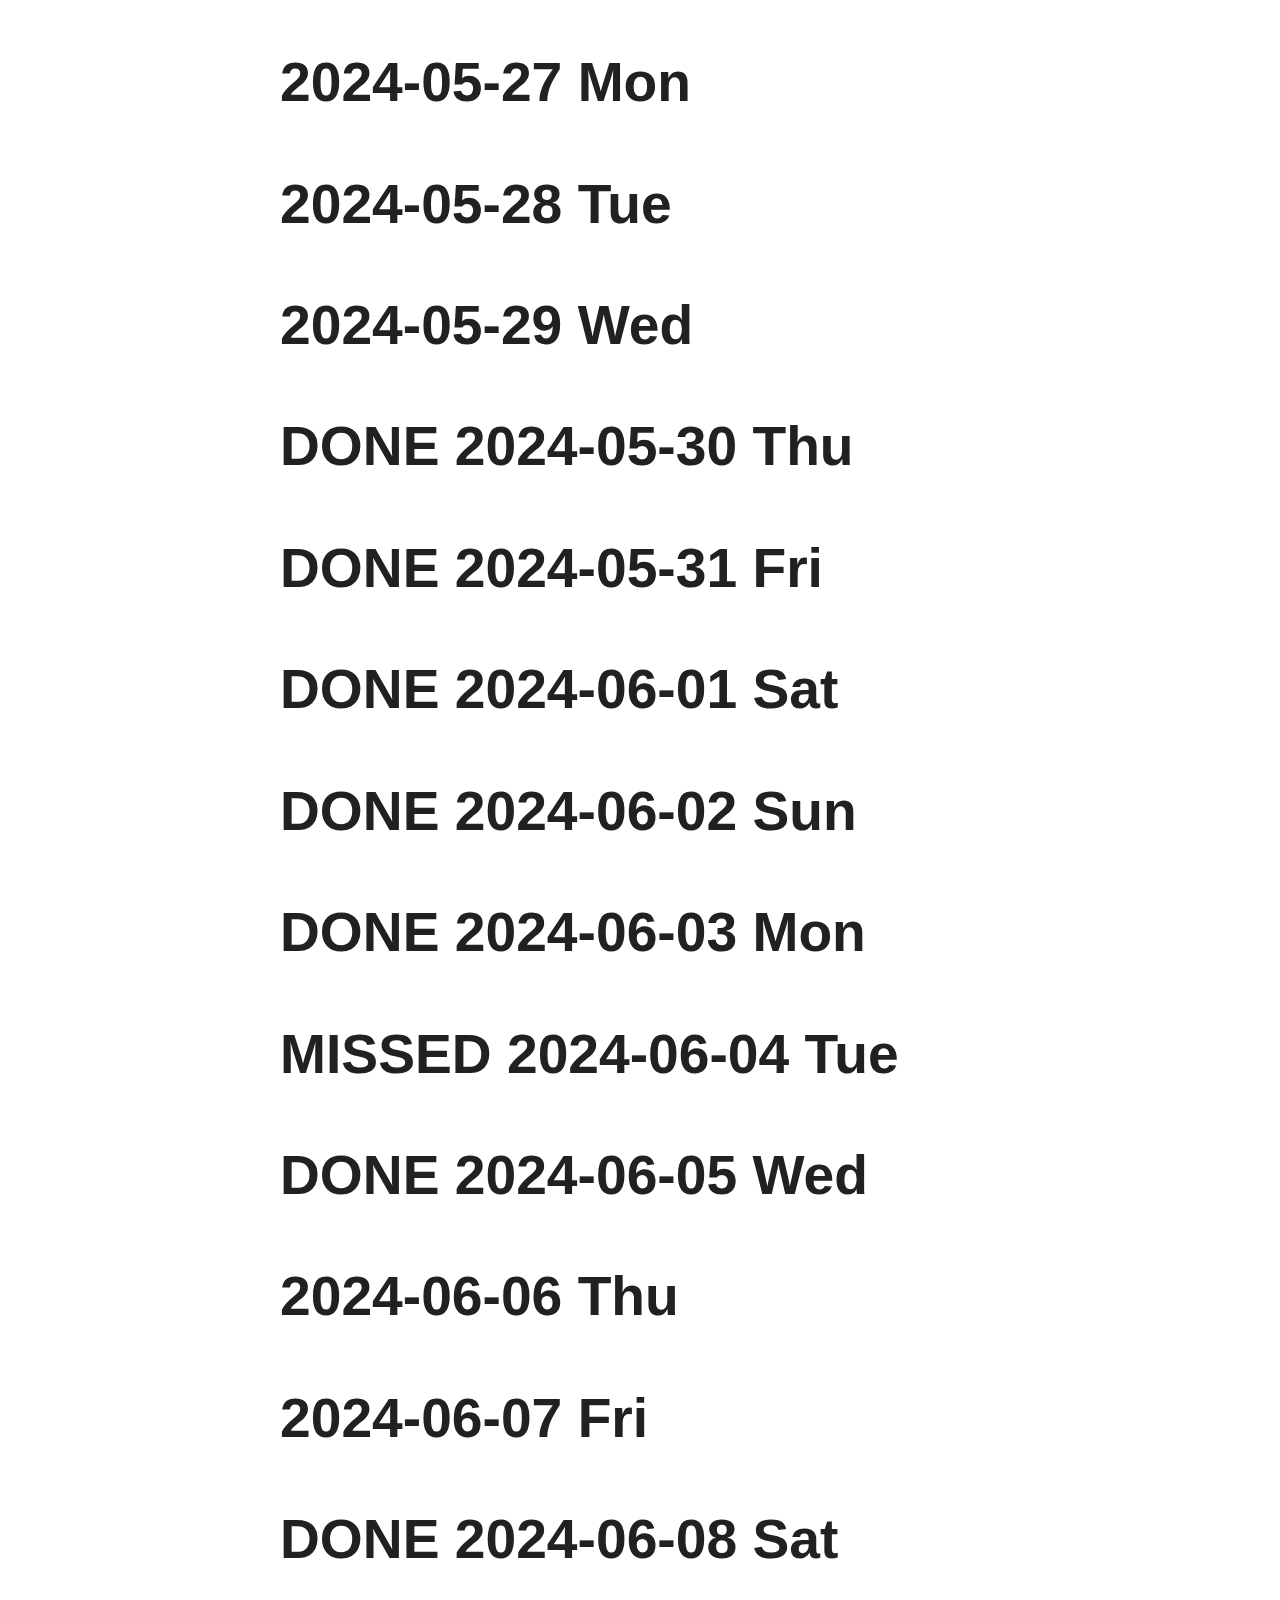
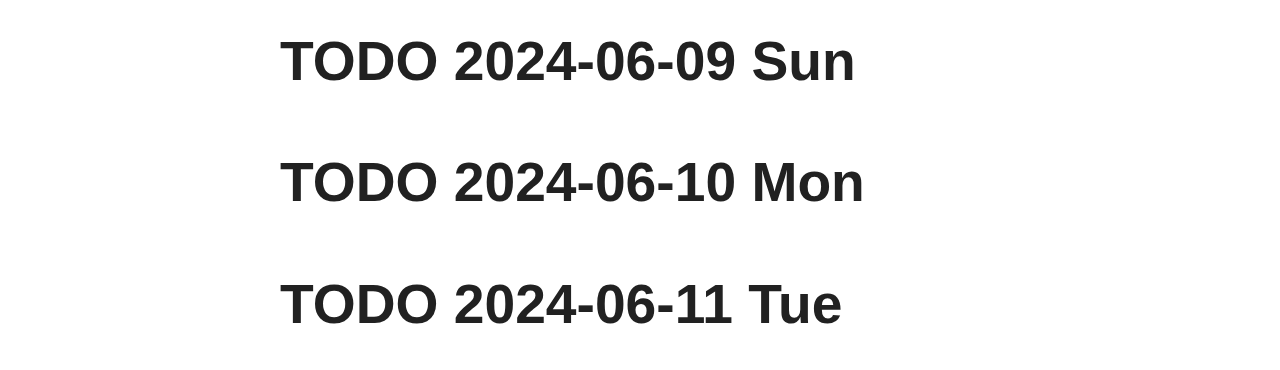
<file: 3-gemini/progress.html>
<!DOCTYPE html>
<html lang="en">
<head>
<meta charset="utf-8" />
<meta name="viewport" content="width=device-width, initial-scale=1" />
<title>&lrm;</title>
<meta name="author" content="Jay Dixit" />
<meta name="generator" content="Org Mode" />
<style type="text/css">
<!--/*--><![CDATA[/*><!--*/
/* Global variables. */
:root,
::backdrop {
  /* Set sans-serif & mono fonts */
  --sans-font: -apple-system, BlinkMacSystemFont, "Avenir Next", Avenir,
    "Nimbus Sans L", Roboto, "Noto Sans", "Segoe UI", Arial, Helvetica,
    "Helvetica Neue", sans-serif;
  --mono-font: Consolas, Menlo, Monaco, "Andale Mono", "Ubuntu Mono", monospace;
  --standard-border-radius: 5px;

  /* Default (light) theme */
  --bg: #fff;
  --accent-bg: #f5f7ff;
  --text: #212121;
  --text-light: #585858;
  --border: #898EA4;
  --accent: #0d47a1;
  --code: #d81b60;
  --preformatted: #444;
  --marked: #ffdd33;
  --disabled: #efefef;
}

/* Dark theme */
@media (prefers-color-scheme: dark) {
  :root,
  ::backdrop {
    color-scheme: dark;
    --bg: #212121;
    --accent-bg: #2b2b2b;
    --text: #dcdcdc;
    --text-light: #ababab;
    --accent: #ffb300;
    --code: #f06292;
    --preformatted: #ccc;
    --disabled: #111;
  }
  /* Add a bit of transparency so light media isn't so glaring in dark mode */
  img,
  video {
    opacity: 0.8;
  }
}

/* Reset box-sizing */
*, *::before, *::after {
  box-sizing: border-box;
}

/* Reset default appearance */
textarea,
select,
input,
progress {
  appearance: none;
  -webkit-appearance: none;
  -moz-appearance: none;
}

html {
  /* Set the font globally */
  font-family: var(--sans-font);
  scroll-behavior: smooth;
}

/* Make the body a nice central block */
body {
  color: var(--text);
  background-color: var(--bg);
  font-size: 1.15rem;
  line-height: 1.5;
  display: grid;
  grid-template-columns: 1fr min(45rem, 90%) 1fr;
  margin: 0;
}
body > * {
  grid-column: 2;
}

/* Make the header bg full width, but the content inline with body */
body > header {
  background-color: var(--accent-bg);
  border-bottom: 1px solid var(--border);
  text-align: center;
  padding: 0 0.5rem 2rem 0.5rem;
  grid-column: 1 / -1;
}

body > header h1 {
  max-width: 1200px;
  margin: 1rem auto;
}

body > header p {
  max-width: 40rem;
  margin: 1rem auto;
}

/* Add a little padding to ensure spacing is correct between content and header > nav */
main {
  padding-top: 1.5rem;
}

body > footer {
  margin-top: 4rem;
  padding: 2rem 1rem 1.5rem 1rem;
  color: var(--text-light);
  font-size: 0.9rem;
  text-align: center;
  border-top: 1px solid var(--border);
}

/* Format headers */
h1 {
  font-size: 3rem;
}

h2 {
  font-size: 2.6rem;
  margin-top: 3rem;
}

h3 {
  font-size: 2rem;
  margin-top: 3rem;
}

h4 {
  font-size: 1.44rem;
}

h5 {
  font-size: 1.15rem;
}

h6 {
  font-size: 0.96rem;
}

/* Prevent long strings from overflowing container */
p, h1, h2, h3, h4, h5, h6 {
  overflow-wrap: break-word;
}

/* Fix line height when title wraps */
h1,
h2,
h3 {
  line-height: 1.1;
}

/* Reduce header size on mobile */
@media only screen and (max-width: 720px) {
  h1 {
    font-size: 2.5rem;
  }

  h2 {
    font-size: 2.1rem;
  }

  h3 {
    font-size: 1.75rem;
  }

  h4 {
    font-size: 1.25rem;
  }
}

/* Format links & buttons */
a,
a:visited {
  color: var(--accent);
}

a:hover {
  text-decoration: none;
}

button,
[role="button"],
input[type="submit"],
input[type="reset"],
input[type="button"],
label[type="button"] {
  border: none;
  border-radius: var(--standard-border-radius);
  background-color: var(--accent);
  font-size: 1rem;
  color: var(--bg);
  padding: 0.7rem 0.9rem;
  margin: 0.5rem 0;

  /* Ensure buttons use correct font */
  font-family: inherit;
}

button[disabled],
[role="button"][aria-disabled="true"],
input[type="submit"][disabled],
input[type="reset"][disabled],
input[type="button"][disabled],
input[type="checkbox"][disabled],
input[type="radio"][disabled],
select[disabled] {
  cursor: not-allowed;
}

input:disabled,
textarea:disabled,
select:disabled,
button[disabled] {
  cursor: not-allowed;
  background-color: var(--disabled);
  color: var(--text-light)
}

input[type="range"] {
  padding: 0;
}

/* Set the cursor to '?' on an abbreviation and style the abbreviation to show that there is more information underneath */
abbr[title] {
  cursor: help;
  text-decoration-line: underline;
  text-decoration-style: dotted;
}

button:enabled:hover,
[role="button"]:not([aria-disabled="true"]):hover,
input[type="submit"]:enabled:hover,
input[type="reset"]:enabled:hover,
input[type="button"]:enabled:hover,
label[type="button"]:hover {
  filter: brightness(1.4);
  cursor: pointer;
}

button:focus-visible:where(:enabled, [role="button"]:not([aria-disabled="true"])),
input:enabled:focus-visible:where(
  [type="submit"],
  [type="reset"],
  [type="button"]
) {
  outline: 2px solid var(--accent);
  outline-offset: 1px;
}

/* Format navigation */
header > nav {
  font-size: 1rem;
  line-height: 2;
  padding: 1rem 0 0 0;
}

/* Use flexbox to allow items to wrap, as needed */
header > nav ul,
header > nav ol {
  align-content: space-around;
  align-items: center;
  display: flex;
  flex-direction: row;
  flex-wrap: wrap;
  justify-content: center;
  list-style-type: none;
  margin: 0;
  padding: 0;
}

/* List items are inline elements, make them behave more like blocks */
header > nav ul li,
header > nav ol li {
  display: inline-block;
}

header > nav a,
header > nav a:visited {
  margin: 0 0.5rem 1rem 0.5rem;
  border: 1px solid var(--border);
  border-radius: var(--standard-border-radius);
  color: var(--text);
  display: inline-block;
  padding: 0.1rem 1rem;
  text-decoration: none;
}

header > nav a:hover,
header > nav a.current,
header > nav a[aria-current="page"] {
  border-color: var(--accent);
  color: var(--accent);
  cursor: pointer;
}

/* Reduce nav side on mobile */
@media only screen and (max-width: 720px) {
  header > nav a {
    border: none;
    padding: 0;
    text-decoration: underline;
    line-height: 1;
  }
}

/* Consolidate box styling */
aside, details, pre, progress, blockquote {
  background-color: var(--accent-bg);
  border: 1px solid var(--border);
  border-radius: var(--standard-border-radius);
  margin-bottom: 1rem;

}

aside {
  font-size: 1rem;
  width: 30%;
  padding: 0 15px;
  margin-inline-start: 15px;
  float: right;
}
*[dir="rtl"] aside {
  float: left;
}

/* Make aside full-width on mobile */
@media only screen and (max-width: 720px) {
  aside {
    width: 100%;
    float: none;
    margin-inline-start: 0;
  }
}

article, fieldset, dialog {
  border: 1px solid var(--border);
  padding: 1rem;
  border-radius: var(--standard-border-radius);
  margin-bottom: 1rem;
}

article h2:first-child,
section h2:first-child {
  margin-top: 1rem;
}

section {
  border-top: 1px solid var(--border);
  border-bottom: 1px solid var(--border);
  padding: 2rem 1rem;
  margin: 3rem 0;
}

/* Don't double separators when chaining sections */
section + section,
section:first-child {
  border-top: 0;
  padding-top: 0;
}

section:last-child {
  border-bottom: 0;
  padding-bottom: 0;
}

details {
  padding: 0.7rem 1rem;
}

summary {
  cursor: pointer;
  font-weight: bold;
  padding: 0.7rem 1rem;
  margin: -0.7rem -1rem;
  word-break: break-all;
}

details[open] > summary + * {
  margin-top: 0;
}

details[open] > summary {
  margin-bottom: 0.5rem;
}

details[open] > :last-child {
  margin-bottom: 0;
}

/* Format tables */
table {
  border-collapse: collapse;
  margin: 1.5rem 0;
}

td,
th {
  border: 1px solid var(--border);
  text-align: start;
  padding: 0.5rem;
}

th {
  background-color: var(--accent-bg);
  font-weight: bold;
}

tr:nth-child(even) {
  /* Set every other cell slightly darker. Improves readability. */
  background-color: var(--accent-bg);
}

table caption {
  font-weight: bold;
  margin-bottom: 0.5rem;
}

/* Format forms */
textarea,
select,
input {
  font-size: inherit;
  font-family: inherit;
  padding: 0.5rem;
  margin-bottom: 0.5rem;
  color: var(--text);
  background-color: var(--bg);
  border: 1px solid var(--border);
  border-radius: var(--standard-border-radius);
  box-shadow: none;
  max-width: 100%;
  display: inline-block;
}
label {
  display: block;
}
textarea:not([cols]) {
  width: 100%;
}

/* Add arrow to drop-down */
select:not([multiple]) {
  background-image: linear-gradient(45deg, transparent 49%, var(--text) 51%),
    linear-gradient(135deg, var(--text) 51%, transparent 49%);
  background-position: calc(100% - 15px), calc(100% - 10px);
  background-size: 5px 5px, 5px 5px;
  background-repeat: no-repeat;
  padding-inline-end: 25px;
}
*[dir="rtl"] select:not([multiple]) {
  background-position: 10px, 15px;
}

/* checkbox and radio button style */
input[type="checkbox"],
input[type="radio"] {
  vertical-align: middle;
  position: relative;
  width: min-content;
}

input[type="checkbox"] + label,
input[type="radio"] + label {
  display: inline-block;
}

input[type="radio"] {
  border-radius: 100%;
}

input[type="checkbox"]:checked,
input[type="radio"]:checked {
  background-color: var(--accent);
}

input[type="checkbox"]:checked::after {
  /* Creates a rectangle with colored right and bottom borders which is rotated to look like a check mark */
  content: " ";
  width: 0.18em;
  height: 0.32em;
  border-radius: 0;
  position: absolute;
  top: 0.05em;
  left: 0.17em;
  background-color: transparent;
  border-right: solid var(--bg) 0.08em;
  border-bottom: solid var(--bg) 0.08em;
  font-size: 1.8em;
  transform: rotate(45deg);
}
input[type="radio"]:checked::after {
  /* creates a colored circle for the checked radio button  */
  content: " ";
  width: 0.25em;
  height: 0.25em;
  border-radius: 100%;
  position: absolute;
  top: 0.125em;
  background-color: var(--bg);
  left: 0.125em;
  font-size: 32px;
}

/* Makes input fields wider on smaller screens */
@media only screen and (max-width: 720px) {
  textarea,
  select,
  input {
    width: 100%;
  }
}

/* Set a height for color input */
input[type="color"] {
  height: 2.5rem;
  padding:  0.2rem;
}

/* do not show border around file selector button */
input[type="file"] {
  border: 0;
}

/* Misc body elements */
hr {
  border: none;
  height: 1px;
  background: var(--border);
  margin: 1rem auto;
}

mark {
  padding: 2px 5px;
  border-radius: var(--standard-border-radius);
  background-color: var(--marked);
  color: black;
}

img,
video {
  max-width: 100%;
  height: auto;
  border-radius: var(--standard-border-radius);
}

figure {
  margin: 0;
  display: block;
  overflow-x: auto;
}

figcaption {
  text-align: center;
  font-size: 0.9rem;
  color: var(--text-light);
  margin-bottom: 1rem;
}

cite {
  font-size: 0.9rem;
  color: var(--text-light);
  font-style: normal;
}

dt {
    color: var(--text-light);
}

/* Use mono font for code elements */
code,
pre,
pre span,
kbd,
samp, blockquote {
  font-family: var(--mono-font);
  color: var(--code);
}

kbd {
  color: var(--preformatted);
  border: 1px solid var(--preformatted);
  border-bottom: 3px solid var(--preformatted);
  border-radius: var(--standard-border-radius);
  padding: 0.1rem 0.4rem;
}

pre, blockquote {
  padding: 1rem 1.4rem;
  max-width: 100%;
  overflow: auto;
  color: var(--preformatted);
}

/* Fix embedded code within pre */
pre code {
  color: var(--preformatted);
  background: none;
  margin: 0;
  padding: 0;
}

/* Progress bars */
/* Declarations are repeated because you */
/* cannot combine vendor-specific selectors */
progress {
  width: 100%;
}

progress:indeterminate {
  background-color: var(--accent-bg);
}

progress::-webkit-progress-bar {
  border-radius: var(--standard-border-radius);
  background-color: var(--accent-bg);
}

progress::-webkit-progress-value {
  border-radius: var(--standard-border-radius);
  background-color: var(--accent);
}

progress::-moz-progress-bar {
  border-radius: var(--standard-border-radius);
  background-color: var(--accent);
  transition-property: width;
  transition-duration: 0.3s;
}

progress:indeterminate::-moz-progress-bar {
  background-color: var(--accent-bg);
}

dialog {
  max-width: 40rem;
  margin: auto;
}

dialog::backdrop {
  background-color: var(--bg);
  opacity: 0.8;
}

@media only screen and (max-width: 720px) {
  dialog {
    max-width: 100%;
    margin: auto 1em;
  }
}

/* Classes for buttons and notices */
.button,
.button:visited {
  display: inline-block;
  text-decoration: none;
  border: none;
  border-radius: 5px;
  background: var(--accent);
  font-size: 1rem;
  color: var(--bg);
  padding: 0.7rem 0.9rem;
  margin: 0.5rem 0;
}

.button:hover,
.button:focus {
  filter: brightness(1.4);
  cursor: pointer;
}

.notice {
  background: var(--accent-bg);
  border: 2px solid var(--border);
  border-radius: 5px;
  padding: 1.5rem;
  margin: 2rem 0;
}










/* add the hierarchy*/
div.outline-text-3 {
    margin-left:1em;
}

div.outline-text-4{
    margin-left:0.2em

}

div.outline-text-5{
    margin-left:3em
}

div.outline-text-6 {
    margin-left:6em
}


div.outline-text-7 {
    margin-left:9em
}





div dl dt::after {
 content: ":";}


h1 { color: #111; font-family: 'Helvetica Neue', sans-serif; font-size: 4em; font-weight: bold; letter-spacing: -1px; line-height: 1; text-align: center;   margin-bottom: 16px}



h2
{
    font-family: 'Helvetica Neue', sans-serif;
    font-weight: 100;
    font-size:3em;
    line-height: 32px;
    padding-bottom:0.2em;
    margin-right:auto ;
    margin-top:1em;
  margin-bottom: 0.5em;
  font-weight:bold;
}


h3 {
  font-size: 1.3em;
  margin-left:2em;
}

h4 {
  font-size: 1.1em;
    margin-left: 0.2em;
}


h5
{
margin-left:3em
}

h6
{
    margin-left:6em ;
      font-size: 1em;
}

h7
{
    margin-left:9em ;
      font-size: 1em;
      font-weight:bold;
}


li ul li {
  margin:0;
}



h1.title {
  text-align:left;
}


div.outline-text-3
{margin-left: 2.6em;}

h1:first-letter, h2:first-letter, h3:first-letter, h4:first-letter, h5:first-letter
{
text-transform:capitalize;
}

div dl dt {
  font-weight:700;
}


pre, blockquote {
    border-radius: 8px;
    padding: 0 1em 1em;
    text-align: left;
    white-space: normal;
    word-wrap: break-word;
word-wrap:normal!important;
     white-space: pre-wrap;       /* css-3 */
     word-wrap: normal;

}


div.outline-text-3 {
    margin-left:5em;
}



li > p, li > ul, li > .inlinetask, li > dl {
    margin-left: 0px;
}

dd > p, dd > ul, dd > .inlinetask, dd > dl {
    margin-left: 0px;
}


div dl dt {
  font-size:125%;

}

div dl dt::first-letter
{
  text-transform: capitalize;
}


div blockquote p {
  font-size:200%;
  margin:0;
}

h2 {
  line-height: 1;
}


h1.title {
  display:none;
}


pre.example, blockquote {
  padding-top:1em
}



blockquote p {
font-size: 1.15rem !important;
margin:1em !important;
}


p.verse {
    color: #111;
    font: 14px Baskerville, "Palatino Linotype", "Times New Roman", Times, serif;
    margin: auto;
    padding: 20px 0;
    text-align: left;
    width: 390px;
    line-height: 1.5;
    margin-bottom: 15px;
}
/*]]>*/-->
</style>
</head>
<body>
<div id="content" class="content">
<div id="outline-container-org384e426" class="outline-2">
<h2 id="org384e426"><span class="timestamp-wrapper"><span class="timestamp">2024-05-27 Mon</span></span></h2>
</div>
<div id="outline-container-orgedc3725" class="outline-2">
<h2 id="orgedc3725"><span class="timestamp-wrapper"><span class="timestamp">2024-05-28 Tue</span></span></h2>
</div>
<div id="outline-container-org76a3414" class="outline-2">
<h2 id="org76a3414"><span class="timestamp-wrapper"><span class="timestamp">2024-05-29 Wed</span></span></h2>
</div>
<div id="outline-container-org8e363bf" class="outline-2">
<h2 id="org8e363bf"><span class="done DONE">DONE</span> <span class="timestamp-wrapper"><span class="timestamp">2024-05-30 Thu</span></span></h2>
</div>
<div id="outline-container-orga056955" class="outline-2">
<h2 id="orga056955"><span class="done DONE">DONE</span> <span class="timestamp-wrapper"><span class="timestamp">2024-05-31 Fri</span></span></h2>
</div>
<div id="outline-container-orge303e0e" class="outline-2">
<h2 id="orge303e0e"><span class="done DONE">DONE</span> <span class="timestamp-wrapper"><span class="timestamp">2024-06-01 Sat</span></span></h2>
</div>
<div id="outline-container-org90988c5" class="outline-2">
<h2 id="org90988c5"><span class="done DONE">DONE</span> <span class="timestamp-wrapper"><span class="timestamp">2024-06-02 Sun</span></span></h2>
</div>
<div id="outline-container-org0c65d3a" class="outline-2">
<h2 id="org0c65d3a"><span class="done DONE">DONE</span> <span class="timestamp-wrapper"><span class="timestamp">2024-06-03 Mon</span></span></h2>
</div>
<div id="outline-container-org0570890" class="outline-2">
<h2 id="org0570890"><span class="todo MISSED">MISSED</span> <span class="timestamp-wrapper"><span class="timestamp">2024-06-04 Tue</span></span></h2>
</div>
<div id="outline-container-orgd3f381b" class="outline-2">
<h2 id="orgd3f381b"><span class="done DONE">DONE</span> <span class="timestamp-wrapper"><span class="timestamp">2024-06-05 Wed</span></span></h2>
</div>
<div id="outline-container-org7fd752d" class="outline-2">
<h2 id="org7fd752d"><span class="timestamp-wrapper"><span class="timestamp">2024-06-06 Thu</span></span></h2>
</div>
<div id="outline-container-org094a96b" class="outline-2">
<h2 id="org094a96b"><span class="timestamp-wrapper"><span class="timestamp">2024-06-07 Fri</span></span></h2>
</div>
<div id="outline-container-orgd50e27f" class="outline-2">
<h2 id="orgd50e27f"><span class="done DONE">DONE</span> <span class="timestamp-wrapper"><span class="timestamp">2024-06-08 Sat</span></span></h2>
</div>
<div id="outline-container-orgec3d7d3" class="outline-2">
<h2 id="orgec3d7d3"><span class="todo TODO">TODO</span> <span class="timestamp-wrapper"><span class="timestamp">2024-06-09 Sun</span></span></h2>
</div>
<div id="outline-container-orgaeebd62" class="outline-2">
<h2 id="orgaeebd62"><span class="todo TODO">TODO</span> <span class="timestamp-wrapper"><span class="timestamp">2024-06-10 Mon</span></span></h2>
</div>
<div id="outline-container-orgb0df30a" class="outline-2">
<h2 id="orgb0df30a"><span class="todo TODO">TODO</span> <span class="timestamp-wrapper"><span class="timestamp">2024-06-11 Tue</span></span></h2>
</div>
</div>
</body>
</html>
</file>
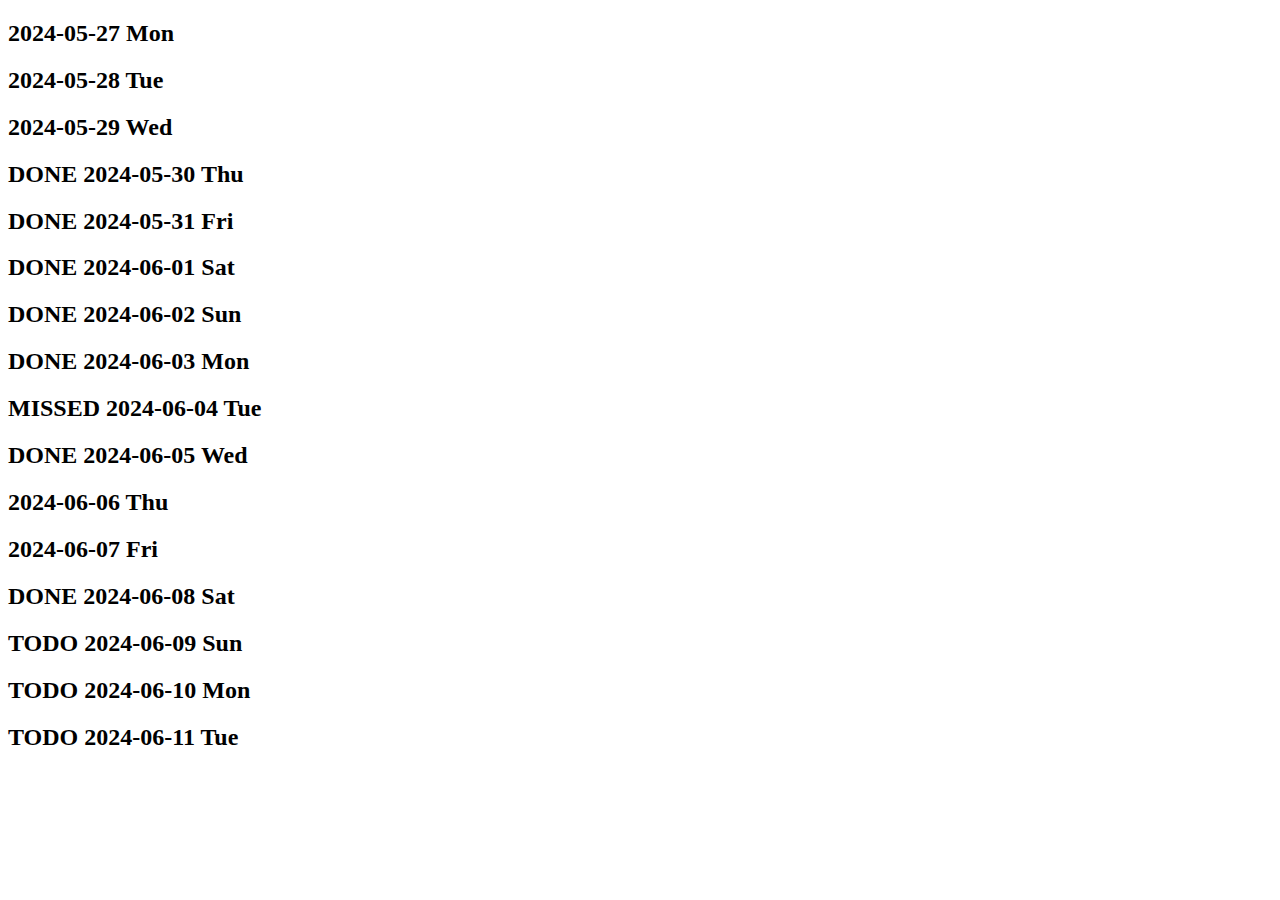
<file: 3.5/progress.html>
<!DOCTYPE html>
<html lang="en">
<head>
<meta charset="utf-8" />
<meta name="viewport" content="width=device-width, initial-scale=1" />
<title>&lrm;</title>
<meta name="author" content="Jay Dixit" />
<meta name="generator" content="Org Mode" />
</head>
<body>
<div id="content" class="content">
<div id="outline-container-orgcad8de5" class="outline-2">
<h2 id="orgcad8de5"><span class="timestamp-wrapper"><span class="timestamp">2024-05-27 Mon</span></span></h2>
</div>
<div id="outline-container-orgcec23d9" class="outline-2">
<h2 id="orgcec23d9"><span class="timestamp-wrapper"><span class="timestamp">2024-05-28 Tue</span></span></h2>
</div>
<div id="outline-container-orgbcda2f9" class="outline-2">
<h2 id="orgbcda2f9"><span class="timestamp-wrapper"><span class="timestamp">2024-05-29 Wed</span></span></h2>
</div>
<div id="outline-container-org879e559" class="outline-2">
<h2 id="org879e559"><span class="done DONE">DONE</span> <span class="timestamp-wrapper"><span class="timestamp">2024-05-30 Thu</span></span></h2>
</div>
<div id="outline-container-org06ea9f1" class="outline-2">
<h2 id="org06ea9f1"><span class="done DONE">DONE</span> <span class="timestamp-wrapper"><span class="timestamp">2024-05-31 Fri</span></span></h2>
</div>
<div id="outline-container-orgeeba6b0" class="outline-2">
<h2 id="orgeeba6b0"><span class="done DONE">DONE</span> <span class="timestamp-wrapper"><span class="timestamp">2024-06-01 Sat</span></span></h2>
</div>
<div id="outline-container-org5b2f6aa" class="outline-2">
<h2 id="org5b2f6aa"><span class="done DONE">DONE</span> <span class="timestamp-wrapper"><span class="timestamp">2024-06-02 Sun</span></span></h2>
</div>
<div id="outline-container-orgc1b9480" class="outline-2">
<h2 id="orgc1b9480"><span class="done DONE">DONE</span> <span class="timestamp-wrapper"><span class="timestamp">2024-06-03 Mon</span></span></h2>
</div>
<div id="outline-container-org4192166" class="outline-2">
<h2 id="org4192166"><span class="todo MISSED">MISSED</span> <span class="timestamp-wrapper"><span class="timestamp">2024-06-04 Tue</span></span></h2>
</div>
<div id="outline-container-org0e3cc24" class="outline-2">
<h2 id="org0e3cc24"><span class="done DONE">DONE</span> <span class="timestamp-wrapper"><span class="timestamp">2024-06-05 Wed</span></span></h2>
</div>
<div id="outline-container-org367a352" class="outline-2">
<h2 id="org367a352"><span class="timestamp-wrapper"><span class="timestamp">2024-06-06 Thu</span></span></h2>
</div>
<div id="outline-container-org40dd7f9" class="outline-2">
<h2 id="org40dd7f9"><span class="timestamp-wrapper"><span class="timestamp">2024-06-07 Fri</span></span></h2>
</div>
<div id="outline-container-org2e839b7" class="outline-2">
<h2 id="org2e839b7"><span class="done DONE">DONE</span> <span class="timestamp-wrapper"><span class="timestamp">2024-06-08 Sat</span></span></h2>
</div>
<div id="outline-container-org2d96228" class="outline-2">
<h2 id="org2d96228"><span class="todo TODO">TODO</span> <span class="timestamp-wrapper"><span class="timestamp">2024-06-09 Sun</span></span></h2>
</div>
<div id="outline-container-orgb65dfcf" class="outline-2">
<h2 id="orgb65dfcf"><span class="todo TODO">TODO</span> <span class="timestamp-wrapper"><span class="timestamp">2024-06-10 Mon</span></span></h2>
</div>
<div id="outline-container-org1d6b63a" class="outline-2">
<h2 id="org1d6b63a"><span class="todo TODO">TODO</span> <span class="timestamp-wrapper"><span class="timestamp">2024-06-11 Tue</span></span></h2>
</div>
</div>
</body>
</html>
</file>
<file: 2-claude/styles.css>
body {
    font-family: Arial, sans-serif;
    text-align: center;
    background-color: #f0f0f0;
    padding: 20px;
    zoom: 2;
    font-family: -apple-system, BlinkMacSystemFont, "Segoe UI", Roboto, Helvetica, Arial, sans-serif, "Apple Color Emoji", "Segoe UI Emoji", "Segoe UI Symbol";
}

h1 {
    color: #333;
    font-size: 3em;
}

.container {
    display: grid;
    grid-template-columns: repeat(7, 1fr); /* Ensure each week has 7 equally spaced columns */
    gap: 0; /* Remove gap between grid items */
    max-width: 90%;
    margin: 0 auto;
}
.week-row {
    display: contents; /* Ensures each week row is part of the same grid */
}
.day {
    aspect-ratio: 1 / 1; /* Set the aspect ratio to 1:1 for square cells */
    background-color: #fff;
    border-radius: 5px;
    padding: 5px; /* Reduced padding */
    box-shadow: 0 2px 5px rgba(0, 0, 0, 0.1);
    text-align: left;
    font-size: 1em; /* Reduced font size */
    min-height: 100px;
    box-sizing: border-box; /* Ensure padding and border are included in the element's total width and height */
    border: 1px solid #e0e0e0; /* Add border to define edges of each day */
    width: 100%; /* Ensure each cell takes full width of its grid column */
    display: flex;
    flex-direction: column;
    justify-content: center;
    align-items: center;
}

.day p {
    margin: 0;
    padding: 0;
}

.completed {
    background-color: #8bc34a;
    color: #fff;
}

.completed p.full-date {
    color: #fff;
}

.missed {
    background-color: #fff;
    color: #C92228;
}

.missed p.day-number {
    color: #333;
}

.todo {
    background-color: #fff;
    color: #333;
}

.checkmark, .empty-square, .cross {
    margin-top: 0px; /* Add some space before the icon */
    font-family:Arial, sans-serif;
    font-size: 3.5em; /* Adjusted font size */
    margin-bottom: -5px; /* Add some space between the icon and the text */
}

.day-number {
    font-weight: bold;
    font-size: 1.1em;
    line-height:1.5;
}

.full-date {
    font-size: 0.9em;
    color: #666;
    margin-top: 12px; /* Add some space below the day number */
    margin-bottom: 5px; /* Add some space below the date */
}
</file>
<file: 3-gemini/styles.css>
body {
    font-family: Arial, sans-serif;
    text-align: center;
    background-color: #f0f0f0;
    padding: 20px;
    zoom: 2;
    font-family: -apple-system, BlinkMacSystemFont, "Segoe UI", Roboto, Helvetica, Arial, sans-serif, "Apple Color Emoji", "Segoe UI Emoji", "Segoe UI Symbol";
}

h1 {
    color: #333;
    font-size: 3em;
}

.container {
    display: grid;
    grid-template-columns: repeat(7, 1fr); /* Ensure each week has 7 equally spaced columns */
    gap: 0; /* Remove gap between grid items */
    max-width: 90%;
    margin: 0 auto;
}
.week-row {
    display: contents; /* Ensures each week row is part of the same grid */
}
.day {
    aspect-ratio: 1 / 1; /* Set the aspect ratio to 1:1 for square cells */
    background-color: #fff;
    border-radius: 5px;
    padding: 5px; /* Reduced padding */
    box-shadow: 0 2px 5px rgba(0, 0, 0, 0.1);
    text-align: left;
    font-size: 1em; /* Reduced font size */
    min-height: 100px;
    box-sizing: border-box; /* Ensure padding and border are included in the element's total width and height */
    border: 1px solid #e0e0e0; /* Add border to define edges of each day */
    width: 100%; /* Ensure each cell takes full width of its grid column */
    display: flex;
    flex-direction: column;
    justify-content: center;
    align-items: center;
}

.day p {
    margin: 0;
    padding: 0;
}

.completed {
    background-color: #8bc34a;
    color: #fff;
}

.completed p.full-date {
    color: #fff;
}

.missed {
    background-color: #fff;
    color: #C92228;
}

.missed p.day-number {
    color: #333;
}

.todo {
    background-color: #fff;
    color: #333;
}

.checkmark, .empty-square, .cross {
    margin-top: 0px; /* Add some space before the icon */
    font-family:Arial, sans-serif;
    font-size: 3.5em; /* Adjusted font size */
    margin-bottom: -5px; /* Add some space between the icon and the text */
}

.day-number {
    font-weight: bold;
    font-size: 1.1em;
    line-height:1.5;
}

.full-date {
    font-size: 0.9em;
    color: #666;
    margin-top: 12px; /* Add some space below the day number */
    margin-bottom: 5px; /* Add some space below the date */
}
</file>
<file: styles.css>
body {
    font-family: Arial, sans-serif;
    text-align: center;
    background-color: #f0f0f0;
    padding: 20px;
    zoom: 2;
    font-family: -apple-system, BlinkMacSystemFont, "Segoe UI", Roboto, Helvetica, Arial, sans-serif, "Apple Color Emoji", "Segoe UI Emoji", "Segoe UI Symbol";
}

h1 {
    color: #333;
    font-size: 3em;
}

.container {
    display: grid;
    grid-template-columns: repeat(7, 1fr); /* Ensure each week has 7 equally spaced columns */
    gap: 0; /* Remove gap between grid items */
    max-width: 90%;
    margin: 0 auto;
}
.week-row {
    display: contents; /* Ensures each week row is part of the same grid */
}
.day {
    aspect-ratio: 1 / 1; /* Set the aspect ratio to 1:1 for square cells */
    background-color: #fff;
    border-radius: 5px;
    padding: 5px; /* Reduced padding */
    box-shadow: 0 2px 5px rgba(0, 0, 0, 0.1);
    text-align: left;
    font-size: 1em; /* Reduced font size */
    min-height: 100px;
    box-sizing: border-box; /* Ensure padding and border are included in the element's total width and height */
    border: 1px solid #e0e0e0; /* Add border to define edges of each day */
    width: 100%; /* Ensure each cell takes full width of its grid column */
    display: flex;
    flex-direction: column;
    justify-content: center;
    align-items: center;
}

.day p {
    margin: 0;
    padding: 0;
}

.completed {
    background-color: #8bc34a;
    color: #fff;
}

.completed p.full-date {
    color: #fff;
}

.missed {
    background-color: #fff;
    color: #C92228;
}

.missed p.day-number {
    color: #333;
}

.todo {
    background-color: #fff;
    color: #333;
}

.checkmark, .empty-square, .cross {
    margin-top: 0px; /* Add some space before the icon */
    font-family:Arial, sans-serif;
    font-size: 3.5em; /* Adjusted font size */
    margin-bottom: -5px; /* Add some space between the icon and the text */
}

.day-number {
    font-weight: bold;
    font-size: 1.1em;
    line-height:1.5;
}

.full-date {
    font-size: 0.9em;
    color: #666;
    margin-top: 12px; /* Add some space below the day number */
    margin-bottom: 5px; /* Add some space below the date */
}
</file>
